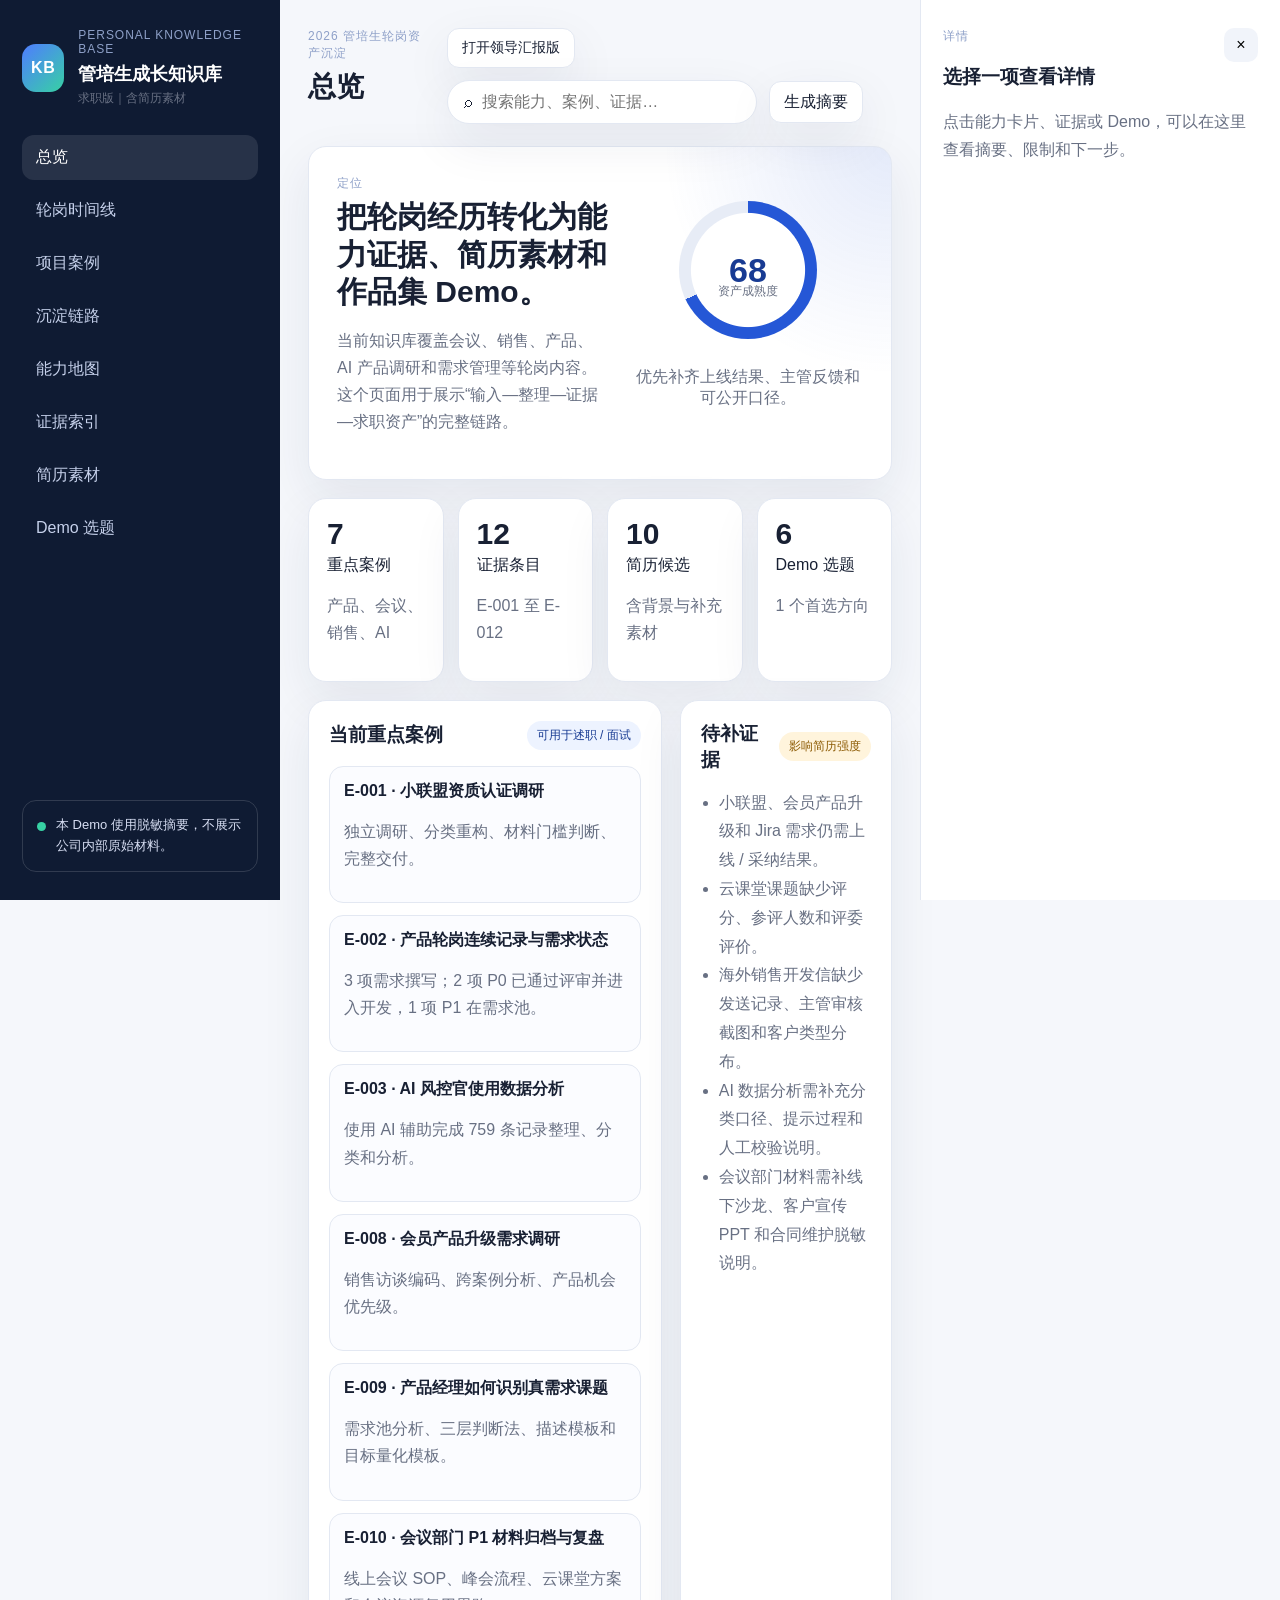
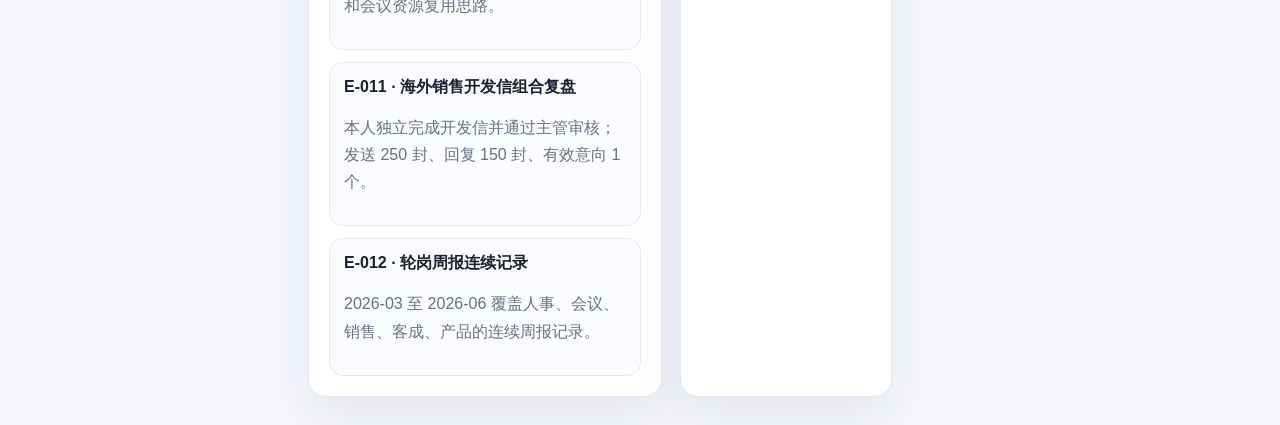
<file: 08-Demo项目/个人知识库HTML/index.html>
<!doctype html>
<html lang="zh-CN">
  <head>
    <meta charset="utf-8" />
    <meta name="viewport" content="width=device-width, initial-scale=1" />
    <title>管培生成长知识库 Demo｜求职版</title>
    <link rel="stylesheet" href="styles.css" />
  </head>
  <body>
    <div class="app-shell">
      <aside class="sidebar">
        <div class="brand">
          <div class="brand-mark">KB</div>
          <div>
            <p class="eyebrow">Personal Knowledge Base</p>
            <h1>管培生成长知识库</h1>
            <p class="version-label">求职版｜含简历素材</p>
          </div>
        </div>

        <nav class="nav" aria-label="主导航">
          <button class="nav-item active" data-view="overview">总览</button>
          <button class="nav-item" data-view="timeline">轮岗时间线</button>
          <button class="nav-item" data-view="projects">项目案例</button>
          <button class="nav-item" data-view="workflow">沉淀链路</button>
          <button class="nav-item" data-view="abilities">能力地图</button>
          <button class="nav-item" data-view="evidence">证据索引</button>
          <button class="nav-item" data-view="resume">简历素材</button>
          <button class="nav-item" data-view="demo">Demo 选题</button>
        </nav>

        <div class="sidebar-note">
          <span class="dot"></span>
          <p>本 Demo 使用脱敏摘要，不展示公司内部原始材料。</p>
        </div>
      </aside>

      <main class="main">
        <header class="topbar">
          <div>
            <p class="eyebrow">2026 管培生轮岗资产沉淀</p>
            <h2 id="viewTitle">总览</h2>
          </div>
          <div class="topbar-actions">
            <a class="secondary-link" href="internal.html">打开领导汇报版</a>
            <div class="search-wrap">
              <span>⌕</span>
              <input id="globalSearch" type="search" placeholder="搜索能力、案例、证据…" />
            </div>
            <button id="exportSummary" class="secondary-btn">生成摘要</button>
          </div>
        </header>

        <section id="overview" class="view active">
          <div class="hero-card">
            <div>
              <p class="eyebrow">定位</p>
              <h3>把轮岗经历转化为能力证据、简历素材和作品集 Demo。</h3>
              <p class="muted">
                当前知识库覆盖会议、销售、产品、AI 产品调研和需求管理等轮岗内容。这个页面用于展示“输入—整理—证据—求职资产”的完整链路。
              </p>
            </div>
            <div class="hero-meter">
              <div class="meter-ring">
                <span id="readinessScore">68</span>
                <small>资产成熟度</small>
              </div>
              <p>优先补齐上线结果、主管反馈和可公开口径。</p>
            </div>
          </div>

          <div class="stats-grid" id="statsGrid"></div>

          <div class="two-col">
            <section class="panel">
              <div class="panel-head">
                <h3>当前重点案例</h3>
                <span class="tag">可用于述职 / 面试</span>
              </div>
              <div id="focusCases" class="case-list"></div>
            </section>

            <section class="panel">
              <div class="panel-head">
                <h3>待补证据</h3>
                <span class="tag warn">影响简历强度</span>
              </div>
              <ul id="gapList" class="gap-list"></ul>
            </section>
          </div>
        </section>

        <section id="timeline" class="view">
          <section class="panel">
            <div class="panel-head">
              <h3>轮岗时间线</h3>
              <span class="tag">2026-03 至 2026-08</span>
            </div>
            <div id="timelineTrack" class="timeline-track"></div>
          </section>

          <section class="panel">
            <div class="panel-head">
              <h3>时间线判断</h3>
              <span class="tag warn">用于述职主线</span>
            </div>
            <div class="strategy-grid">
              <article>
                <h4>3-4 月：业务理解</h4>
                <p>从人力、会议和销售开始理解组织、客户触达和会议业务链路。</p>
              </article>
              <article>
                <h4>5-6 月：能力证据形成</h4>
                <p>销售开发信、产品调研、Jira 需求和 AI 产品分析开始形成可验证素材。</p>
              </article>
              <article>
                <h4>7-8 月：补齐交付闭环</h4>
                <p>重点补研发协作、验收上线、金融产品与增值服务材料。</p>
              </article>
            </div>
          </section>
        </section>

        <section id="projects" class="view">
          <div class="toolbar">
            <select id="projectUseFilter">
              <option value="all">全部使用场景</option>
              <option value="主简历">主简历</option>
              <option value="述职">述职</option>
              <option value="面试复盘">面试复盘</option>
              <option value="Demo素材">Demo 素材</option>
            </select>
            <select id="projectRiskFilter">
              <option value="all">全部证据状态</option>
              <option value="可讲">可讲</option>
              <option value="待补">待补</option>
              <option value="敏感">敏感</option>
            </select>
          </div>
          <div id="projectBoard" class="project-board"></div>
        </section>

        <section id="workflow" class="view">
          <section class="panel">
            <div class="panel-head">
              <h3>知识库沉淀链路</h3>
              <span class="tag">从工作记录到对外资产</span>
            </div>
            <div class="flow" id="workflowFlow"></div>
          </section>

          <section class="panel">
            <div class="panel-head">
              <h3>本阶段策略</h3>
              <span class="tag">定岗前</span>
            </div>
            <div class="strategy-grid">
              <article>
                <h4>先保真</h4>
                <p>事实、时间、个人贡献和证据限制先写清楚，不把方案目标写成业务结果。</p>
              </article>
              <article>
                <h4>再提炼</h4>
                <p>把散落材料转化为案例、能力标签、简历候选和 Demo 题目。</p>
              </article>
              <article>
                <h4>最后展示</h4>
                <p>对外只使用脱敏摘要、合成数据和方法框架，不暴露内部客户与系统信息。</p>
              </article>
            </div>
          </section>
        </section>

        <section id="abilities" class="view">
          <div class="toolbar">
            <select id="abilityLevelFilter">
              <option value="all">全部能力等级</option>
              <option value="能独立完成">能独立完成</option>
              <option value="了解">了解</option>
            </select>
            <select id="strengthFilter">
              <option value="all">全部证据强度</option>
              <option value="强">强</option>
              <option value="中强">中强</option>
              <option value="中">中</option>
              <option value="中弱">中弱</option>
            </select>
          </div>
          <div id="abilityGrid" class="ability-grid"></div>
        </section>

        <section id="evidence" class="view">
          <div class="toolbar">
            <select id="evidenceStatusFilter">
              <option value="all">全部对外状态</option>
              <option value="仅可脱敏摘要">仅可脱敏摘要</option>
              <option value="不得公开">不得公开</option>
              <option value="仅可脱敏改写">仅可脱敏改写</option>
            </select>
            <button class="secondary-btn" id="showWeakEvidence">只看待补强</button>
          </div>
          <div id="evidenceTable" class="table-wrap"></div>
        </section>

        <section id="resume" class="view">
          <div class="toolbar">
            <select id="resumeMaturityFilter">
              <option value="all">全部成熟度</option>
              <option value="可用于简历">可用于简历</option>
              <option value="候选">候选</option>
              <option value="补充">补充</option>
              <option value="不作为主成果">不作为主成果</option>
            </select>
          </div>
          <div id="resumeCards" class="resume-grid"></div>
        </section>

        <section id="demo" class="view">
          <div class="toolbar">
            <select id="demoPriorityFilter">
              <option value="all">全部优先级</option>
              <option value="首选">首选</option>
              <option value="优先候选">优先候选</option>
              <option value="候选">候选</option>
              <option value="低优先级">低优先级</option>
            </select>
          </div>
          <div id="demoCards" class="demo-grid"></div>
        </section>
      </main>

      <aside class="detail-drawer" id="detailDrawer" aria-live="polite">
        <button class="drawer-close" id="drawerClose" aria-label="关闭详情">×</button>
        <p class="eyebrow" id="drawerType">详情</p>
        <h3 id="drawerTitle">选择一项查看详情</h3>
        <div id="drawerBody" class="drawer-body">
          <p class="muted">点击能力卡片、证据或 Demo，可以在这里查看摘要、限制和下一步。</p>
        </div>
      </aside>
    </div>

    <div class="summary-modal" id="summaryModal" aria-hidden="true">
      <div class="modal-card">
        <div class="panel-head">
          <h3>可复制摘要</h3>
          <button class="drawer-close" id="summaryClose" aria-label="关闭摘要">×</button>
        </div>
        <textarea id="summaryText" readonly></textarea>
      </div>
    </div>

    <script src="app.js"></script>
  </body>
</html>
</file>
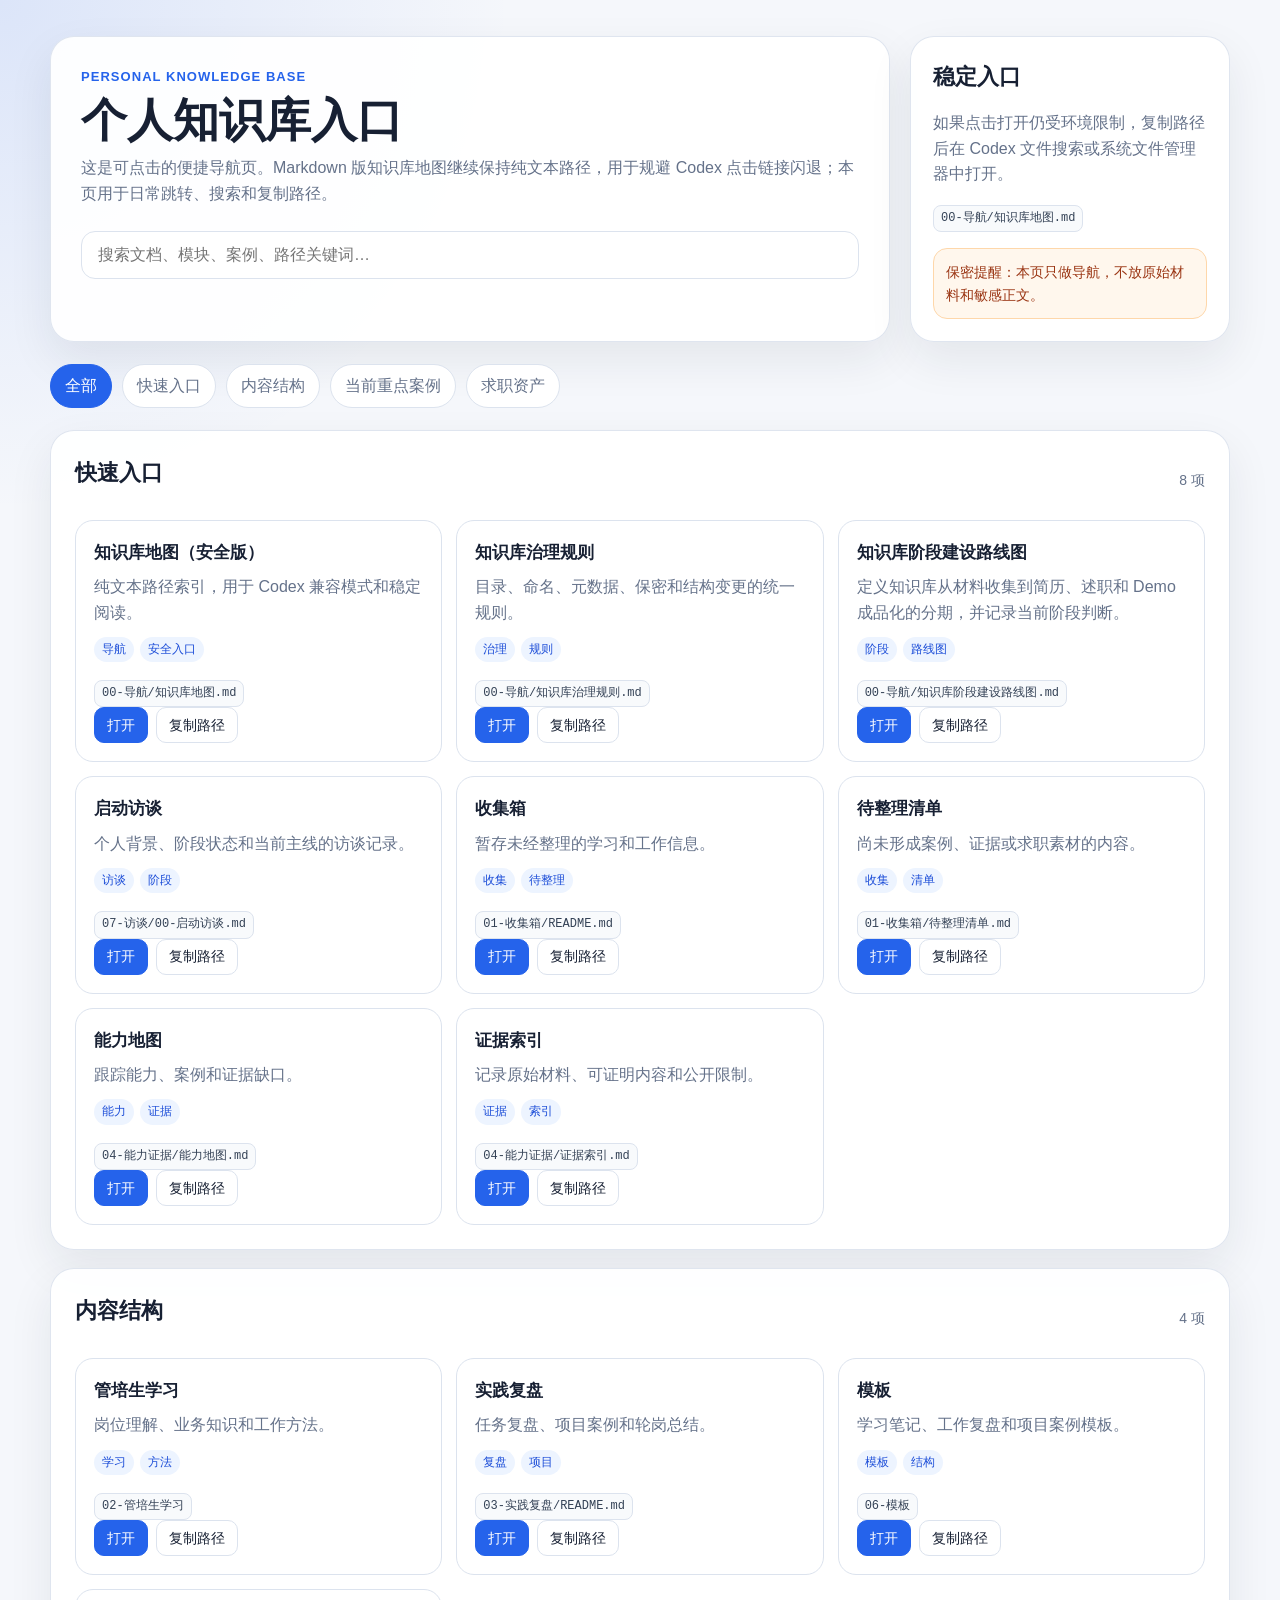
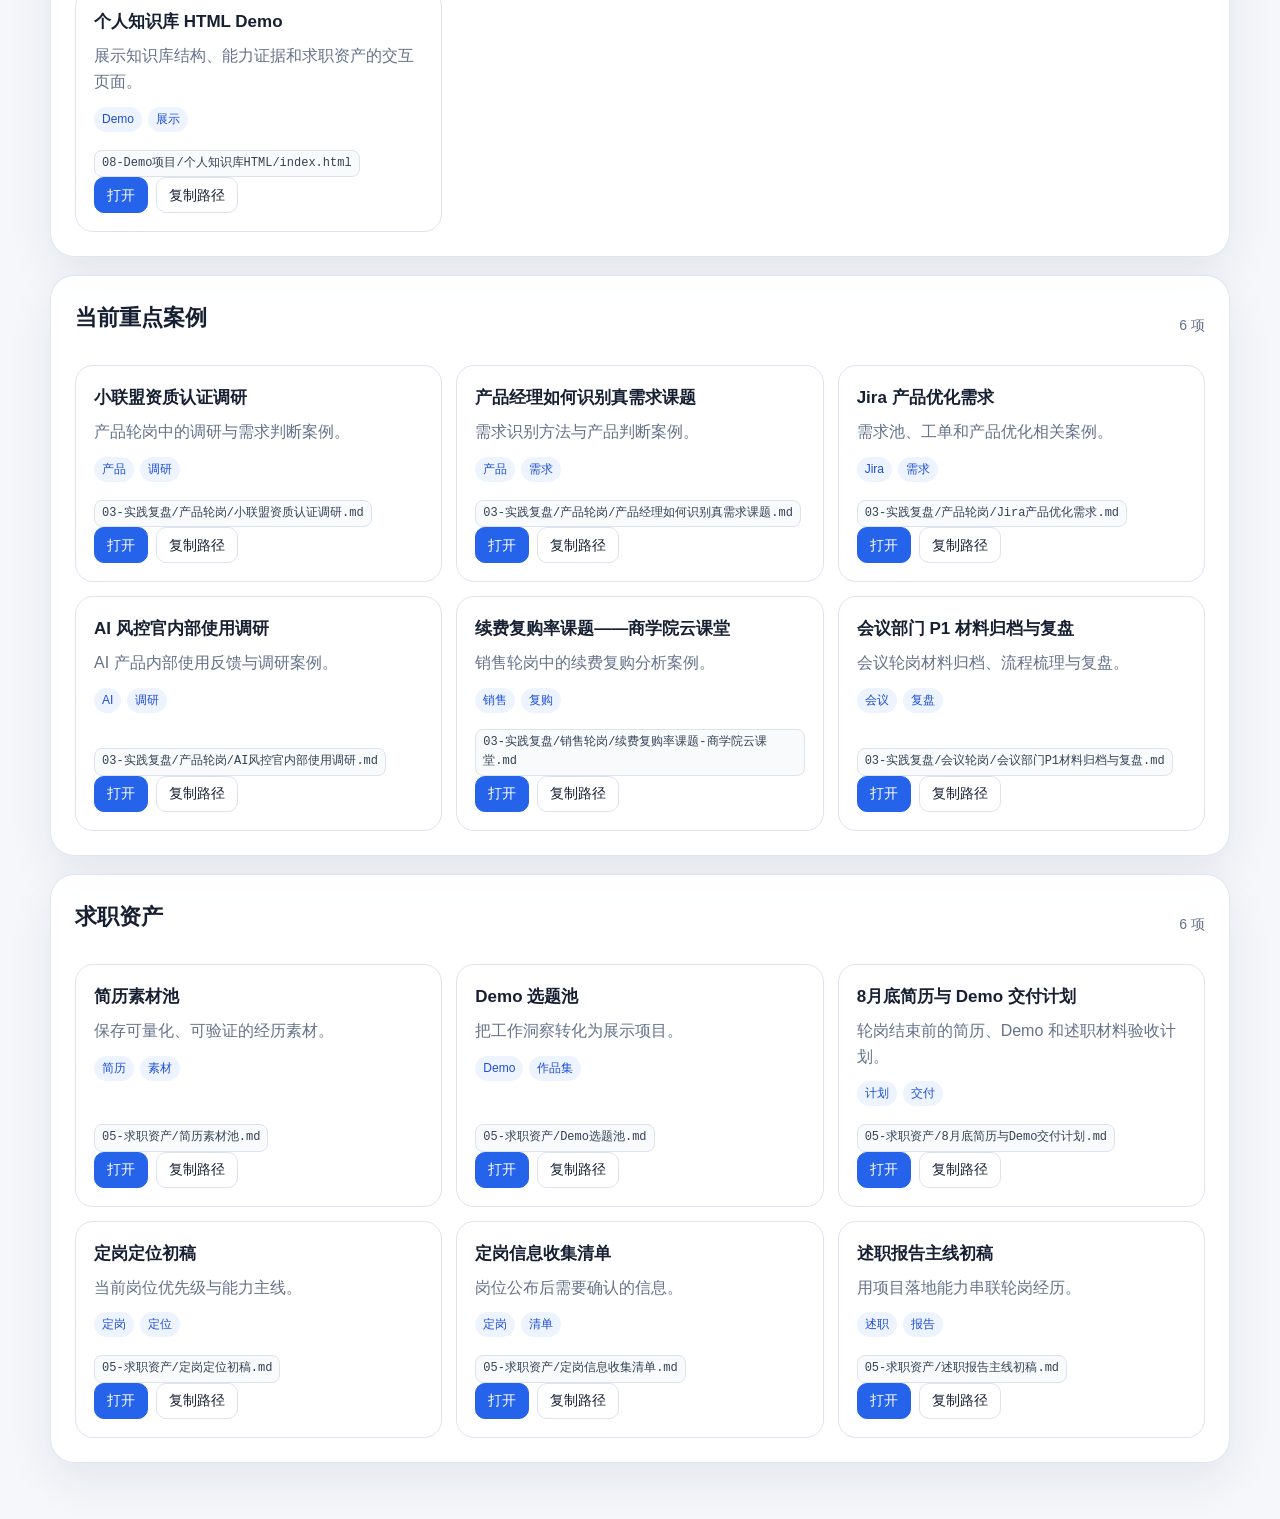
<file: 00-导航/知识库入口.html>
<!doctype html>
<html lang="zh-CN">
  <head>
    <meta charset="utf-8" />
    <meta name="viewport" content="width=device-width, initial-scale=1" />
    <title>个人知识库入口</title>
    <style>
      :root {
        color-scheme: light;
        --bg: #f5f7fb;
        --card: #ffffff;
        --text: #172033;
        --muted: #65728a;
        --line: #dce3ee;
        --primary: #2563eb;
        --primary-dark: #1d4ed8;
        --soft: #edf4ff;
        --warning: #fff7ed;
        --warning-line: #fed7aa;
        --shadow: 0 18px 45px rgba(31, 41, 55, 0.08);
      }

      * {
        box-sizing: border-box;
      }

      body {
        margin: 0;
        background:
          radial-gradient(circle at top left, rgba(37, 99, 235, 0.12), transparent 32rem),
          var(--bg);
        color: var(--text);
        font-family:
          -apple-system, BlinkMacSystemFont, "Segoe UI", "Microsoft YaHei",
          "PingFang SC", sans-serif;
        line-height: 1.6;
      }

      a {
        color: inherit;
      }

      .shell {
        width: min(1180px, calc(100% - 40px));
        margin: 0 auto;
        padding: 36px 0 56px;
      }

      .hero {
        display: grid;
        grid-template-columns: minmax(0, 1fr) 320px;
        gap: 20px;
        align-items: stretch;
        margin-bottom: 22px;
      }

      .hero-main,
      .side-card,
      .section {
        background: rgba(255, 255, 255, 0.92);
        border: 1px solid rgba(220, 227, 238, 0.9);
        border-radius: 24px;
        box-shadow: var(--shadow);
      }

      .hero-main {
        padding: 30px;
      }

      .eyebrow {
        margin: 0 0 8px;
        color: var(--primary);
        font-size: 13px;
        font-weight: 700;
        letter-spacing: 0.08em;
        text-transform: uppercase;
      }

      h1,
      h2,
      h3,
      p {
        margin-top: 0;
      }

      h1 {
        margin-bottom: 10px;
        font-size: clamp(30px, 5vw, 46px);
        line-height: 1.08;
      }

      h2 {
        margin-bottom: 16px;
        font-size: 22px;
      }

      h3 {
        margin-bottom: 8px;
        font-size: 17px;
      }

      .muted {
        color: var(--muted);
      }

      .search-row {
        display: flex;
        gap: 12px;
        margin-top: 24px;
      }

      .search-row input {
        width: 100%;
        min-height: 48px;
        padding: 0 16px;
        border: 1px solid var(--line);
        border-radius: 14px;
        color: var(--text);
        background: #fff;
        font: inherit;
        outline: none;
      }

      .search-row input:focus {
        border-color: var(--primary);
        box-shadow: 0 0 0 4px rgba(37, 99, 235, 0.12);
      }

      .side-card {
        padding: 22px;
      }

      .side-card code,
      .path {
        display: inline-block;
        max-width: 100%;
        padding: 3px 7px;
        overflow-wrap: anywhere;
        border: 1px solid var(--line);
        border-radius: 8px;
        background: #f8fafc;
        color: #334155;
        font-family: ui-monospace, SFMono-Regular, Consolas, "Liberation Mono", monospace;
        font-size: 12px;
      }

      .tip {
        margin-top: 16px;
        padding: 12px;
        border: 1px solid var(--warning-line);
        border-radius: 14px;
        background: var(--warning);
        color: #9a3412;
        font-size: 14px;
      }

      .toolbar {
        display: flex;
        flex-wrap: wrap;
        gap: 10px;
        margin: 18px 0 22px;
      }

      .filter {
        border: 1px solid var(--line);
        border-radius: 999px;
        background: #fff;
        color: var(--muted);
        cursor: pointer;
        font: inherit;
        padding: 8px 14px;
      }

      .filter.active {
        border-color: var(--primary);
        background: var(--primary);
        color: #fff;
      }

      .section {
        padding: 24px;
        margin-top: 18px;
      }

      .section-head {
        display: flex;
        justify-content: space-between;
        gap: 12px;
        align-items: center;
        margin-bottom: 14px;
      }

      .count {
        color: var(--muted);
        font-size: 14px;
      }

      .grid {
        display: grid;
        grid-template-columns: repeat(3, minmax(0, 1fr));
        gap: 14px;
      }

      .card {
        display: flex;
        min-height: 190px;
        flex-direction: column;
        justify-content: space-between;
        gap: 16px;
        padding: 18px;
        border: 1px solid var(--line);
        border-radius: 18px;
        background: var(--card);
      }

      .card p {
        margin-bottom: 0;
      }

      .tags {
        display: flex;
        flex-wrap: wrap;
        gap: 6px;
        margin-top: 12px;
      }

      .tag {
        padding: 3px 8px;
        border-radius: 999px;
        background: var(--soft);
        color: var(--primary-dark);
        font-size: 12px;
      }

      .actions {
        display: flex;
        flex-wrap: wrap;
        gap: 8px;
      }

      .open,
      .copy {
        display: inline-flex;
        align-items: center;
        justify-content: center;
        min-height: 36px;
        padding: 0 12px;
        border-radius: 10px;
        font: inherit;
        font-size: 14px;
        text-decoration: none;
      }

      .open {
        border: 1px solid var(--primary);
        background: var(--primary);
        color: #fff;
      }

      .open:hover {
        background: var(--primary-dark);
      }

      .copy {
        border: 1px solid var(--line);
        background: #fff;
        color: var(--text);
        cursor: pointer;
      }

      .empty {
        display: none;
        padding: 28px;
        text-align: center;
        color: var(--muted);
      }

      .toast {
        position: fixed;
        right: 22px;
        bottom: 22px;
        transform: translateY(18px);
        opacity: 0;
        pointer-events: none;
        transition: 0.2s ease;
        padding: 12px 16px;
        border-radius: 14px;
        background: #111827;
        color: #fff;
        box-shadow: var(--shadow);
      }

      .toast.show {
        transform: translateY(0);
        opacity: 1;
      }

      @media (max-width: 920px) {
        .hero,
        .grid {
          grid-template-columns: 1fr;
        }
      }

      @media (max-width: 640px) {
        .shell {
          width: min(100% - 24px, 1180px);
          padding-top: 18px;
        }

        .hero-main,
        .side-card,
        .section {
          border-radius: 18px;
          padding: 18px;
        }

        .section-head {
          display: block;
        }
      }
    </style>
  </head>
  <body>
    <div class="shell">
      <header class="hero">
        <div class="hero-main">
          <p class="eyebrow">Personal Knowledge Base</p>
          <h1>个人知识库入口</h1>
          <p class="muted">
            这是可点击的便捷导航页。Markdown 版知识库地图继续保持纯文本路径，用于规避
            Codex 点击链接闪退；本页用于日常跳转、搜索和复制路径。
          </p>
          <div class="search-row">
            <input id="search" type="search" placeholder="搜索文档、模块、案例、路径关键词…" autocomplete="off" />
          </div>
        </div>

        <aside class="side-card">
          <h2>稳定入口</h2>
          <p class="muted">如果点击打开仍受环境限制，复制路径后在 Codex 文件搜索或系统文件管理器中打开。</p>
          <p><code>00-导航/知识库地图.md</code></p>
          <div class="tip">保密提醒：本页只做导航，不放原始材料和敏感正文。</div>
        </aside>
      </header>

      <nav class="toolbar" aria-label="筛选导航">
        <button class="filter active" data-group="全部">全部</button>
        <button class="filter" data-group="快速入口">快速入口</button>
        <button class="filter" data-group="内容结构">内容结构</button>
        <button class="filter" data-group="当前重点案例">当前重点案例</button>
        <button class="filter" data-group="求职资产">求职资产</button>
      </nav>

      <main id="content"></main>
      <div id="empty" class="empty">没有匹配结果。可以换一个关键词，例如“能力”“Demo”“产品”“述职”。</div>
    </div>

    <div id="toast" class="toast" role="status" aria-live="polite">已复制路径</div>

    <script>
      const entries = [
        {
          group: "快速入口",
          title: "知识库地图（安全版）",
          path: "00-导航/知识库地图.md",
          href: "知识库地图.md",
          desc: "纯文本路径索引，用于 Codex 兼容模式和稳定阅读。",
          tags: ["导航", "安全入口"],
        },
        {
          group: "快速入口",
          title: "知识库治理规则",
          path: "00-导航/知识库治理规则.md",
          href: "知识库治理规则.md",
          desc: "目录、命名、元数据、保密和结构变更的统一规则。",
          tags: ["治理", "规则"],
        },
        {
          group: "快速入口",
          title: "知识库阶段建设路线图",
          path: "00-导航/知识库阶段建设路线图.md",
          href: "知识库阶段建设路线图.md",
          desc: "定义知识库从材料收集到简历、述职和 Demo 成品化的分期，并记录当前阶段判断。",
          tags: ["阶段", "路线图"],
        },
        {
          group: "快速入口",
          title: "启动访谈",
          path: "07-访谈/00-启动访谈.md",
          href: "../07-访谈/00-启动访谈.md",
          desc: "个人背景、阶段状态和当前主线的访谈记录。",
          tags: ["访谈", "阶段"],
        },
        {
          group: "快速入口",
          title: "收集箱",
          path: "01-收集箱/README.md",
          href: "../01-收集箱/README.md",
          desc: "暂存未经整理的学习和工作信息。",
          tags: ["收集", "待整理"],
        },
        {
          group: "快速入口",
          title: "待整理清单",
          path: "01-收集箱/待整理清单.md",
          href: "../01-收集箱/待整理清单.md",
          desc: "尚未形成案例、证据或求职素材的内容。",
          tags: ["收集", "清单"],
        },
        {
          group: "快速入口",
          title: "能力地图",
          path: "04-能力证据/能力地图.md",
          href: "../04-能力证据/能力地图.md",
          desc: "跟踪能力、案例和证据缺口。",
          tags: ["能力", "证据"],
        },
        {
          group: "快速入口",
          title: "证据索引",
          path: "04-能力证据/证据索引.md",
          href: "../04-能力证据/证据索引.md",
          desc: "记录原始材料、可证明内容和公开限制。",
          tags: ["证据", "索引"],
        },
        {
          group: "求职资产",
          title: "简历素材池",
          path: "05-求职资产/简历素材池.md",
          href: "../05-求职资产/简历素材池.md",
          desc: "保存可量化、可验证的经历素材。",
          tags: ["简历", "素材"],
        },
        {
          group: "求职资产",
          title: "Demo 选题池",
          path: "05-求职资产/Demo选题池.md",
          href: "../05-求职资产/Demo选题池.md",
          desc: "把工作洞察转化为展示项目。",
          tags: ["Demo", "作品集"],
        },
        {
          group: "求职资产",
          title: "8月底简历与 Demo 交付计划",
          path: "05-求职资产/8月底简历与Demo交付计划.md",
          href: "../05-求职资产/8月底简历与Demo交付计划.md",
          desc: "轮岗结束前的简历、Demo 和述职材料验收计划。",
          tags: ["计划", "交付"],
        },
        {
          group: "求职资产",
          title: "定岗定位初稿",
          path: "05-求职资产/定岗定位初稿.md",
          href: "../05-求职资产/定岗定位初稿.md",
          desc: "当前岗位优先级与能力主线。",
          tags: ["定岗", "定位"],
        },
        {
          group: "求职资产",
          title: "定岗信息收集清单",
          path: "05-求职资产/定岗信息收集清单.md",
          href: "../05-求职资产/定岗信息收集清单.md",
          desc: "岗位公布后需要确认的信息。",
          tags: ["定岗", "清单"],
        },
        {
          group: "求职资产",
          title: "述职报告主线初稿",
          path: "05-求职资产/述职报告主线初稿.md",
          href: "../05-求职资产/述职报告主线初稿.md",
          desc: "用项目落地能力串联轮岗经历。",
          tags: ["述职", "报告"],
        },
        {
          group: "内容结构",
          title: "管培生学习",
          path: "02-管培生学习",
          href: "../02-管培生学习/",
          desc: "岗位理解、业务知识和工作方法。",
          tags: ["学习", "方法"],
        },
        {
          group: "内容结构",
          title: "实践复盘",
          path: "03-实践复盘/README.md",
          href: "../03-实践复盘/README.md",
          desc: "任务复盘、项目案例和轮岗总结。",
          tags: ["复盘", "项目"],
        },
        {
          group: "内容结构",
          title: "模板",
          path: "06-模板",
          href: "../06-模板/",
          desc: "学习笔记、工作复盘和项目案例模板。",
          tags: ["模板", "结构"],
        },
        {
          group: "内容结构",
          title: "个人知识库 HTML Demo",
          path: "08-Demo项目/个人知识库HTML/index.html",
          href: "../08-Demo项目/个人知识库HTML/index.html",
          desc: "展示知识库结构、能力证据和求职资产的交互页面。",
          tags: ["Demo", "展示"],
        },
        {
          group: "当前重点案例",
          title: "小联盟资质认证调研",
          path: "03-实践复盘/产品轮岗/小联盟资质认证调研.md",
          href: "../03-实践复盘/产品轮岗/小联盟资质认证调研.md",
          desc: "产品轮岗中的调研与需求判断案例。",
          tags: ["产品", "调研"],
        },
        {
          group: "当前重点案例",
          title: "产品经理如何识别真需求课题",
          path: "03-实践复盘/产品轮岗/产品经理如何识别真需求课题.md",
          href: "../03-实践复盘/产品轮岗/产品经理如何识别真需求课题.md",
          desc: "需求识别方法与产品判断案例。",
          tags: ["产品", "需求"],
        },
        {
          group: "当前重点案例",
          title: "Jira 产品优化需求",
          path: "03-实践复盘/产品轮岗/Jira产品优化需求.md",
          href: "../03-实践复盘/产品轮岗/Jira产品优化需求.md",
          desc: "需求池、工单和产品优化相关案例。",
          tags: ["Jira", "需求"],
        },
        {
          group: "当前重点案例",
          title: "AI 风控官内部使用调研",
          path: "03-实践复盘/产品轮岗/AI风控官内部使用调研.md",
          href: "../03-实践复盘/产品轮岗/AI风控官内部使用调研.md",
          desc: "AI 产品内部使用反馈与调研案例。",
          tags: ["AI", "调研"],
        },
        {
          group: "当前重点案例",
          title: "续费复购率课题——商学院云课堂",
          path: "03-实践复盘/销售轮岗/续费复购率课题-商学院云课堂.md",
          href: "../03-实践复盘/销售轮岗/续费复购率课题-商学院云课堂.md",
          desc: "销售轮岗中的续费复购分析案例。",
          tags: ["销售", "复购"],
        },
        {
          group: "当前重点案例",
          title: "会议部门 P1 材料归档与复盘",
          path: "03-实践复盘/会议轮岗/会议部门P1材料归档与复盘.md",
          href: "../03-实践复盘/会议轮岗/会议部门P1材料归档与复盘.md",
          desc: "会议轮岗材料归档、流程梳理与复盘。",
          tags: ["会议", "复盘"],
        },
      ];

      const groups = ["快速入口", "内容结构", "当前重点案例", "求职资产"];
      const content = document.querySelector("#content");
      const search = document.querySelector("#search");
      const empty = document.querySelector("#empty");
      const toast = document.querySelector("#toast");
      let activeGroup = "全部";

      function encodedHref(href) {
        return href
          .split("/")
          .map((part) => encodeURIComponent(part))
          .join("/");
      }

      function matchEntry(entry, keyword) {
        if (activeGroup !== "全部" && entry.group !== activeGroup) return false;
        if (!keyword) return true;
        const haystack = [
          entry.group,
          entry.title,
          entry.path,
          entry.desc,
          ...(entry.tags || []),
        ]
          .join(" ")
          .toLowerCase();
        return haystack.includes(keyword.toLowerCase());
      }

      function render() {
        const keyword = search.value.trim();
        const visible = entries.filter((entry) => matchEntry(entry, keyword));
        content.innerHTML = "";

        const renderGroups =
          activeGroup === "全部" ? groups : groups.filter((group) => group === activeGroup);

        for (const group of renderGroups) {
          const items = visible.filter((entry) => entry.group === group);
          if (!items.length) continue;

          const section = document.createElement("section");
          section.className = "section";
          section.innerHTML = `
            <div class="section-head">
              <h2>${group}</h2>
              <span class="count">${items.length} 项</span>
            </div>
            <div class="grid"></div>
          `;

          const grid = section.querySelector(".grid");
          for (const item of items) {
            const card = document.createElement("article");
            card.className = "card";
            card.innerHTML = `
              <div>
                <h3>${item.title}</h3>
                <p class="muted">${item.desc}</p>
                <div class="tags">${item.tags.map((tag) => `<span class="tag">${tag}</span>`).join("")}</div>
              </div>
              <div>
                <p class="path">${item.path}</p>
                <div class="actions">
                  <a class="open" href="${encodedHref(item.href)}" target="_blank" rel="noreferrer">打开</a>
                  <button class="copy" type="button" data-path="${item.path}">复制路径</button>
                </div>
              </div>
            `;
            grid.appendChild(card);
          }

          content.appendChild(section);
        }

        empty.style.display = visible.length ? "none" : "block";
      }

      async function copyPath(path) {
        try {
          await navigator.clipboard.writeText(path);
        } catch (error) {
          const helper = document.createElement("textarea");
          helper.value = path;
          helper.style.position = "fixed";
          helper.style.opacity = "0";
          document.body.appendChild(helper);
          helper.select();
          document.execCommand("copy");
          helper.remove();
        }

        toast.textContent = `已复制：${path}`;
        toast.classList.add("show");
        window.clearTimeout(window.__toastTimer);
        window.__toastTimer = window.setTimeout(() => toast.classList.remove("show"), 1800);
      }

      document.addEventListener("click", (event) => {
        const filter = event.target.closest(".filter");
        if (filter) {
          activeGroup = filter.dataset.group;
          document.querySelectorAll(".filter").forEach((button) => button.classList.remove("active"));
          filter.classList.add("active");
          render();
          return;
        }

        const copy = event.target.closest(".copy");
        if (copy) {
          copyPath(copy.dataset.path);
        }
      });

      search.addEventListener("input", render);
      render();
    </script>
  </body>
</html>
</file>
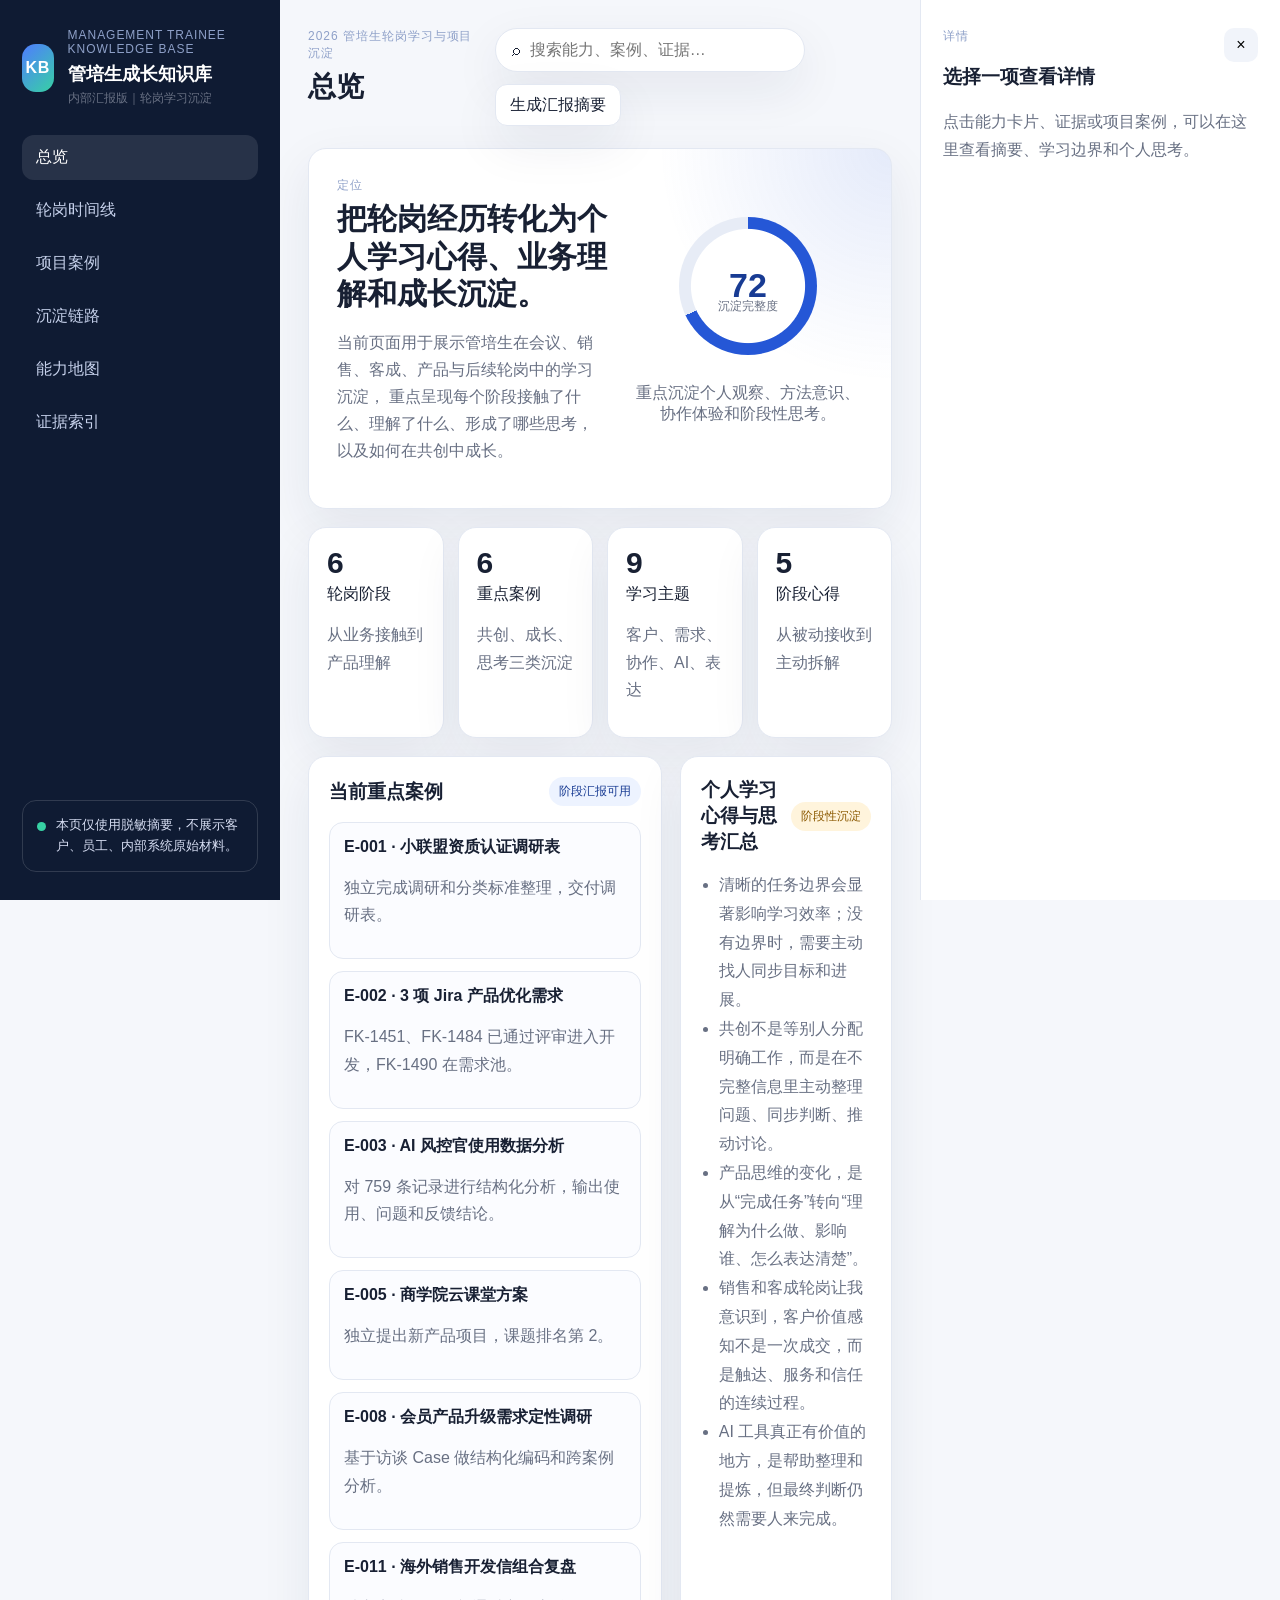
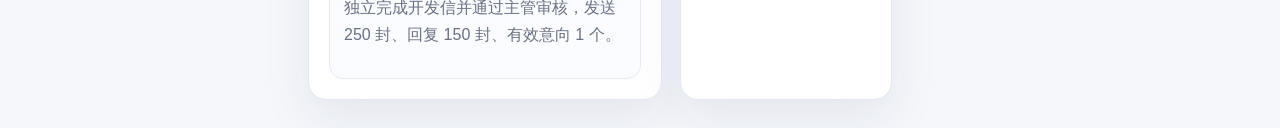
<file: 08-Demo项目/个人知识库HTML/internal.html>
<!doctype html>
<html lang="zh-CN">
  <head>
    <meta charset="utf-8" />
    <meta name="viewport" content="width=device-width, initial-scale=1" />
    <title>管培生成长知识库 Demo｜内部汇报版</title>
    <link rel="stylesheet" href="styles.css" />
  </head>
  <body>
    <div class="app-shell">
      <aside class="sidebar">
        <div class="brand">
          <div class="brand-mark">KB</div>
          <div>
            <p class="eyebrow">Management Trainee Knowledge Base</p>
            <h1>管培生成长知识库</h1>
            <p class="version-label">内部汇报版｜轮岗学习沉淀</p>
          </div>
        </div>

        <nav class="nav" aria-label="主导航">
          <button class="nav-item active" data-view="overview">总览</button>
          <button class="nav-item" data-view="timeline">轮岗时间线</button>
          <button class="nav-item" data-view="projects">项目案例</button>
          <button class="nav-item" data-view="workflow">沉淀链路</button>
          <button class="nav-item" data-view="abilities">能力地图</button>
          <button class="nav-item" data-view="evidence">证据索引</button>
        </nav>

        <div class="sidebar-note">
          <span class="dot"></span>
          <p>本页仅使用脱敏摘要，不展示客户、员工、内部系统原始材料。</p>
        </div>
      </aside>

      <main class="main">
        <header class="topbar">
          <div>
            <p class="eyebrow">2026 管培生轮岗学习与项目沉淀</p>
            <h2 id="viewTitle">总览</h2>
          </div>
          <div class="topbar-actions">
            <div class="search-wrap">
              <span>⌕</span>
              <input id="globalSearch" type="search" placeholder="搜索能力、案例、证据…" />
            </div>
            <button id="exportSummary" class="secondary-btn">生成汇报摘要</button>
          </div>
        </header>

        <section id="overview" class="view active">
          <div class="hero-card">
            <div>
              <p class="eyebrow">定位</p>
              <h3>把轮岗经历转化为个人学习心得、业务理解和成长沉淀。</h3>
              <p class="muted">
                当前页面用于展示管培生在会议、销售、客成、产品与后续轮岗中的学习沉淀，
                重点呈现每个阶段接触了什么、理解了什么、形成了哪些思考，以及如何在共创中成长。
              </p>
            </div>
            <div class="hero-meter">
              <div class="meter-ring">
                <span id="readinessScore">72</span>
                <small>沉淀完整度</small>
              </div>
              <p>重点沉淀个人观察、方法意识、协作体验和阶段性思考。</p>
            </div>
          </div>

          <div class="stats-grid" id="statsGrid"></div>

          <div class="two-col">
            <section class="panel">
              <div class="panel-head">
                <h3>当前重点案例</h3>
                <span class="tag">阶段汇报可用</span>
              </div>
              <div id="focusCases" class="case-list"></div>
            </section>

            <section class="panel">
              <div class="panel-head">
                <h3>个人学习心得与思考汇总</h3>
                <span class="tag warn">阶段性沉淀</span>
              </div>
              <ul id="gapList" class="gap-list"></ul>
            </section>
          </div>
        </section>

        <section id="timeline" class="view">
          <section class="panel">
            <div class="panel-head">
              <h3>轮岗时间线</h3>
              <span class="tag">2026-03 至 2026-08</span>
            </div>
            <div id="timelineTrack" class="timeline-track"></div>
          </section>

          <section class="panel">
            <div class="panel-head">
              <h3>阶段判断</h3>
              <span class="tag warn">用于后续轮岗复盘</span>
            </div>
            <div class="strategy-grid">
              <article>
                <h4>3 月：进入组织与会议业务</h4>
                <p>从人力行政和会议部门开始，理解公司如何识别人才、组织会议、触达客户。</p>
              </article>
              <article>
                <h4>4-5 月：靠近客户与服务现场</h4>
                <p>通过销售和客户成功轮岗，理解客户触达、客户维护和服务价值感知。</p>
              </article>
              <article>
                <h4>6 月：形成产品与需求视角</h4>
                <p>通过调研、Jira 需求和 AI 产品分析，开始从任务执行转向问题判断。</p>
              </article>
            </div>
          </section>
        </section>

        <section id="projects" class="view">
          <div class="toolbar">
            <select id="projectRiskFilter">
              <option value="all">全部成长主题</option>
              <option value="共创">共创</option>
              <option value="成长">成长</option>
              <option value="思考">思考</option>
            </select>
          </div>
          <div id="projectBoard" class="project-board"></div>
        </section>

        <section id="workflow" class="view">
          <section class="panel">
            <div class="panel-head">
              <h3>个人成长链路</h3>
              <span class="tag">按轮岗时间顺序沉淀</span>
            </div>
            <div class="flow" id="workflowFlow"></div>
          </section>

          <section class="panel">
            <div class="panel-head">
                <h3>学习沉淀原则</h3>
                <span class="tag">持续复盘</span>
            </div>
            <div class="strategy-grid">
              <article>
                <h4>先保真</h4>
                <p>事实、时间、个人贡献和证据限制先写清楚，不把学习记录包装成业务结果。</p>
              </article>
              <article>
                <h4>再提炼</h4>
                <p>把散落材料转化为案例、能力标签、阶段心得和个人思考。</p>
              </article>
              <article>
                <h4>最后复盘</h4>
                <p>复盘自己在共创中的角色、理解变化和下一阶段想继续学习的问题。</p>
              </article>
            </div>
          </section>
        </section>

        <section id="abilities" class="view">
          <div class="toolbar">
            <select id="abilityLevelFilter">
              <option value="all">全部能力等级</option>
              <option value="能独立完成">能独立完成</option>
              <option value="了解">了解</option>
            </select>
            <select id="strengthFilter">
              <option value="all">全部证据强度</option>
              <option value="强">强</option>
              <option value="中强">中强</option>
              <option value="中">中</option>
              <option value="中弱">中弱</option>
            </select>
          </div>
          <div id="abilityGrid" class="ability-grid"></div>
        </section>

        <section id="evidence" class="view">
          <div class="toolbar">
            <select id="evidenceStatusFilter">
              <option value="all">全部状态</option>
              <option value="仅可脱敏摘要">仅可脱敏摘要</option>
              <option value="不得公开">不得公开</option>
              <option value="仅可脱敏改写">仅可脱敏改写</option>
            </select>
            <button class="secondary-btn" id="showWeakEvidence">只看学习延伸</button>
          </div>
          <div id="evidenceTable" class="table-wrap"></div>
        </section>
      </main>

      <aside class="detail-drawer" id="detailDrawer" aria-live="polite">
        <button class="drawer-close" id="drawerClose" aria-label="关闭详情">×</button>
        <p class="eyebrow" id="drawerType">详情</p>
        <h3 id="drawerTitle">选择一项查看详情</h3>
        <div id="drawerBody" class="drawer-body">
          <p class="muted">点击能力卡片、证据或项目案例，可以在这里查看摘要、学习边界和个人思考。</p>
        </div>
      </aside>
    </div>

    <div class="summary-modal" id="summaryModal" aria-hidden="true">
      <div class="modal-card">
        <div class="panel-head">
          <h3>可复制汇报摘要</h3>
          <button class="drawer-close" id="summaryClose" aria-label="关闭摘要">×</button>
        </div>
        <textarea id="summaryText" readonly></textarea>
      </div>
    </div>

    <script src="internal-app.js"></script>
  </body>
</html>
</file>
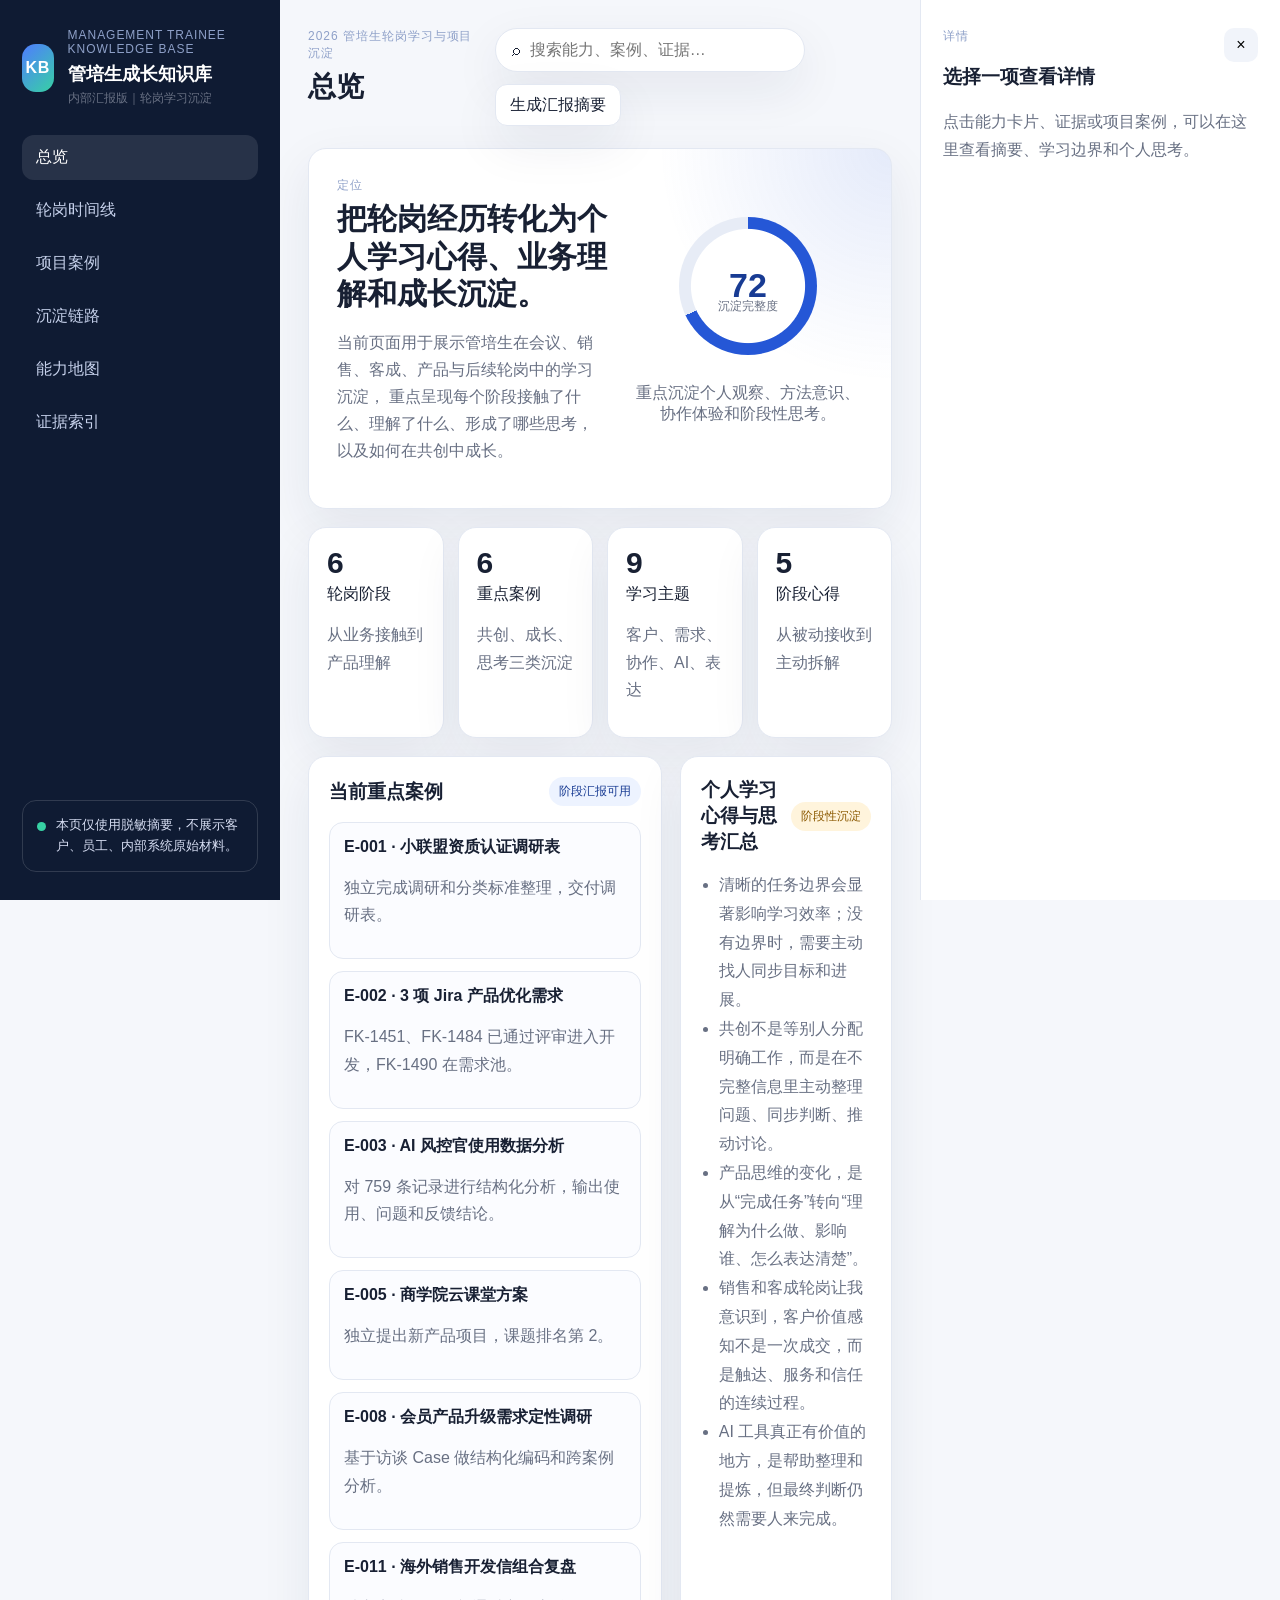
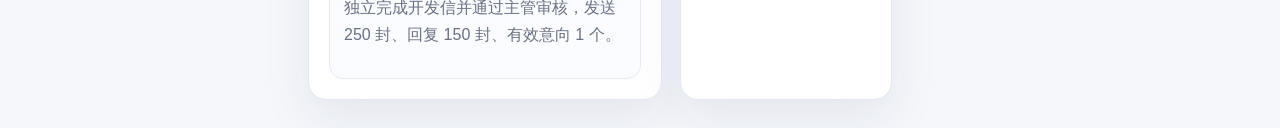
<file: 08-Demo项目/个人知识库HTML/提交包/管培生成长知识库-内部汇报版.html>
<!doctype html>
<html lang="zh-CN">
  <head>
    <meta charset="utf-8" />
    <meta name="viewport" content="width=device-width, initial-scale=1" />
    <title>管培生成长知识库 Demo｜内部汇报版</title>
    <style>
:root {
  --bg: #f5f7fb;
  --panel: #ffffff;
  --text: #182033;
  --muted: #687083;
  --line: #e3e8f2;
  --primary: #2557d6;
  --primary-dark: #183b93;
  --success: #1f9d72;
  --warning: #d88a00;
  --danger: #d64b4b;
  --shadow: 0 18px 50px rgba(31, 44, 71, 0.08);
  --radius: 18px;
}

* {
  box-sizing: border-box;
}

body {
  margin: 0;
  font-family: Inter, "Microsoft YaHei", "PingFang SC", Arial, sans-serif;
  background: var(--bg);
  color: var(--text);
}

button,
input,
select,
textarea {
  font: inherit;
}

.app-shell {
  min-height: 100vh;
  display: grid;
  grid-template-columns: 280px minmax(0, 1fr) 360px;
}

.sidebar {
  background: #0f1b33;
  color: #fff;
  padding: 28px 22px;
  display: flex;
  flex-direction: column;
  gap: 28px;
  position: sticky;
  top: 0;
  height: 100vh;
}

.brand {
  display: flex;
  gap: 14px;
  align-items: center;
}

.brand-mark {
  width: 48px;
  height: 48px;
  border-radius: 14px;
  display: grid;
  place-items: center;
  background: linear-gradient(135deg, #4f7cff, #37d1a4);
  font-weight: 800;
  letter-spacing: 0.04em;
}

.brand h1,
.topbar h2,
.panel h3,
.hero-card h3 {
  margin: 0;
}

.brand h1 {
  font-size: 18px;
}

.version-label {
  margin: 4px 0 0;
  color: var(--muted);
  font-size: 12px;
}

.eyebrow {
  margin: 0 0 6px;
  font-size: 12px;
  letter-spacing: 0.08em;
  text-transform: uppercase;
  color: #8ea0c8;
}

.nav {
  display: grid;
  gap: 8px;
}

.nav-item {
  border: 0;
  border-radius: 12px;
  padding: 12px 14px;
  text-align: left;
  background: transparent;
  color: #c6d1eb;
  cursor: pointer;
}

.nav-item:hover,
.nav-item.active {
  background: rgba(255, 255, 255, 0.1);
  color: #fff;
}

.sidebar-note {
  margin-top: auto;
  padding: 14px;
  border: 1px solid rgba(255, 255, 255, 0.14);
  border-radius: 14px;
  color: #d7def3;
  font-size: 13px;
  line-height: 1.6;
  display: flex;
  gap: 10px;
}

.sidebar-note p {
  margin: 0;
}

.dot {
  width: 9px;
  height: 9px;
  margin-top: 7px;
  border-radius: 50%;
  background: #37d1a4;
  flex: 0 0 auto;
}

.main {
  padding: 28px;
  min-width: 0;
}

.topbar {
  display: flex;
  justify-content: space-between;
  align-items: flex-start;
  gap: 18px;
  margin-bottom: 22px;
}

.topbar h2 {
  font-size: 28px;
}

.topbar-actions,
.toolbar {
  display: flex;
  gap: 12px;
  align-items: center;
  flex-wrap: wrap;
}

.search-wrap {
  min-width: 310px;
  height: 44px;
  background: var(--panel);
  border: 1px solid var(--line);
  border-radius: 999px;
  display: flex;
  align-items: center;
  gap: 8px;
  padding: 0 16px;
  box-shadow: var(--shadow);
}

.search-wrap input {
  border: 0;
  outline: 0;
  width: 100%;
  background: transparent;
}

select,
.secondary-btn {
  height: 42px;
  border: 1px solid var(--line);
  background: #fff;
  border-radius: 12px;
  padding: 0 14px;
  color: var(--text);
}

.secondary-btn {
  cursor: pointer;
  box-shadow: var(--shadow);
}

.secondary-btn:hover {
  border-color: #bdc8dd;
}

.secondary-link {
  display: inline-flex;
  align-items: center;
  min-height: 40px;
  padding: 0 14px;
  border: 1px solid var(--line);
  border-radius: 12px;
  background: #fff;
  color: var(--text);
  text-decoration: none;
  font-size: 14px;
  box-shadow: var(--shadow);
}

.secondary-link:hover {
  border-color: #bdc8dd;
  color: var(--primary);
}

.view {
  display: none;
}

.view.active {
  display: block;
}

.hero-card,
.panel,
.stat-card,
.ability-card,
.resume-card,
.demo-card {
  background: var(--panel);
  border: 1px solid var(--line);
  border-radius: var(--radius);
  box-shadow: var(--shadow);
}

.hero-card {
  padding: 28px;
  display: grid;
  grid-template-columns: 1fr 230px;
  gap: 26px;
  align-items: center;
  background:
    radial-gradient(circle at top right, rgba(37, 87, 214, 0.12), transparent 34%),
    #fff;
}

.hero-card h3 {
  font-size: 30px;
  line-height: 1.25;
  max-width: 760px;
}

.muted {
  color: var(--muted);
  line-height: 1.7;
}

.hero-meter {
  display: grid;
  justify-items: center;
  gap: 12px;
  text-align: center;
  color: var(--muted);
}

.meter-ring {
  width: 138px;
  height: 138px;
  border-radius: 50%;
  background:
    radial-gradient(circle, #fff 58%, transparent 59%),
    conic-gradient(var(--primary) 0 68%, #e7ecf6 68% 100%);
  display: grid;
  place-items: center;
}

.meter-ring span {
  font-size: 34px;
  font-weight: 800;
  color: var(--primary-dark);
}

.meter-ring small {
  display: block;
  margin-top: 42px;
  position: absolute;
  font-size: 12px;
  color: var(--muted);
}

.stats-grid {
  display: grid;
  grid-template-columns: repeat(4, minmax(0, 1fr));
  gap: 14px;
  margin: 18px 0;
}

.stat-card {
  padding: 18px;
}

.stat-card strong {
  display: block;
  font-size: 30px;
  margin-bottom: 4px;
}

.two-col {
  display: grid;
  grid-template-columns: 1.25fr 0.75fr;
  gap: 18px;
}

.panel {
  padding: 20px;
}

.panel-head {
  display: flex;
  justify-content: space-between;
  align-items: center;
  gap: 12px;
  margin-bottom: 16px;
}

.tag {
  display: inline-flex;
  align-items: center;
  border-radius: 999px;
  padding: 6px 10px;
  background: #edf3ff;
  color: var(--primary-dark);
  font-size: 12px;
  white-space: nowrap;
}

.tag.warn {
  background: #fff4dc;
  color: #8b5900;
}

.tag.danger {
  background: #ffe8e8;
  color: #a12929;
}

.case-list,
.project-board,
.ability-grid,
.resume-grid,
.demo-grid {
  display: grid;
  gap: 12px;
}

.case-item,
.project-card,
.flow-step,
.table-row {
  border: 1px solid var(--line);
  border-radius: 14px;
  padding: 14px;
  background: #fbfcff;
  cursor: pointer;
}

.case-item:hover,
.project-card:hover,
.ability-card:hover,
.resume-card:hover,
.demo-card:hover,
.table-row:hover {
  border-color: #b8c6e5;
  transform: translateY(-1px);
}

.case-item h4,
.project-card h4,
.ability-card h4,
.resume-card h4,
.demo-card h4 {
  margin: 0 0 8px;
}

.project-board {
  grid-template-columns: repeat(2, minmax(0, 1fr));
}

.project-card {
  background: #fff;
  padding: 18px;
  cursor: pointer;
}

.project-card .case-path {
  margin-top: 12px;
  display: grid;
  grid-template-columns: repeat(3, 1fr);
  gap: 8px;
}

.case-path span {
  border-radius: 12px;
  padding: 9px;
  background: #f6f8fd;
  color: var(--muted);
  font-size: 12px;
  line-height: 1.45;
}

.gap-list {
  margin: 0;
  padding-left: 18px;
  color: var(--muted);
  line-height: 1.8;
}

.flow {
  display: grid;
  grid-template-columns: repeat(5, minmax(0, 1fr));
  gap: 12px;
}

.timeline-track {
  position: relative;
  display: grid;
  gap: 14px;
}

.timeline-item {
  display: grid;
  grid-template-columns: 120px minmax(0, 1fr);
  gap: 16px;
  align-items: stretch;
}

.timeline-date {
  position: relative;
  padding-top: 8px;
  color: var(--primary-dark);
  font-weight: 800;
}

.timeline-date::after {
  content: "";
  position: absolute;
  top: 34px;
  right: -8px;
  width: 12px;
  height: 12px;
  border-radius: 50%;
  background: var(--primary);
  box-shadow: 0 0 0 5px #e8efff;
}

.timeline-card {
  border: 1px solid var(--line);
  border-radius: 16px;
  background: #fbfcff;
  padding: 16px;
  cursor: pointer;
}

.timeline-card:hover {
  border-color: #b8c6e5;
  transform: translateY(-1px);
}

.timeline-card h4 {
  margin: 0 0 8px;
}

.timeline-card ul {
  margin: 10px 0 0;
  padding-left: 18px;
  color: var(--muted);
  line-height: 1.7;
}

.flow-step {
  cursor: default;
  min-height: 150px;
}

.flow-step span {
  display: inline-grid;
  place-items: center;
  width: 30px;
  height: 30px;
  background: var(--primary);
  color: #fff;
  border-radius: 50%;
  font-weight: 800;
}

.strategy-grid {
  display: grid;
  grid-template-columns: repeat(3, minmax(0, 1fr));
  gap: 14px;
}

.strategy-grid article {
  padding: 16px;
  border-radius: 14px;
  background: #f6f8fd;
}

.strategy-grid h4,
.strategy-grid p {
  margin: 0;
}

.strategy-grid p {
  margin-top: 8px;
  color: var(--muted);
  line-height: 1.7;
}

.toolbar {
  margin-bottom: 16px;
}

.ability-grid {
  grid-template-columns: repeat(2, minmax(0, 1fr));
}

.ability-card,
.resume-card,
.demo-card {
  padding: 18px;
  cursor: pointer;
  transition: 0.18s ease;
}

.card-meta {
  display: flex;
  flex-wrap: wrap;
  gap: 8px;
  margin: 12px 0;
}

.pill {
  display: inline-flex;
  border-radius: 999px;
  padding: 5px 9px;
  background: #f0f3fa;
  color: #526078;
  font-size: 12px;
}

.pill.strong {
  background: #e5f7ef;
  color: #126848;
}

.pill.medium {
  background: #edf3ff;
  color: var(--primary-dark);
}

.pill.weak {
  background: #fff4dc;
  color: #8b5900;
}

.table-wrap {
  display: grid;
  gap: 10px;
}

.table-row {
  display: grid;
  grid-template-columns: 82px 1.1fr 1.6fr 1fr;
  gap: 14px;
  align-items: start;
}

.table-row p {
  margin: 0;
  color: var(--muted);
  line-height: 1.55;
}

.resume-grid {
  grid-template-columns: repeat(2, minmax(0, 1fr));
}

.demo-grid {
  grid-template-columns: repeat(2, minmax(0, 1fr));
}

.detail-drawer {
  background: #fff;
  border-left: 1px solid var(--line);
  padding: 28px 22px;
  position: sticky;
  top: 0;
  height: 100vh;
  overflow: auto;
}

.drawer-close {
  border: 0;
  background: #f1f4fa;
  width: 34px;
  height: 34px;
  border-radius: 10px;
  cursor: pointer;
  float: right;
}

.drawer-body {
  margin-top: 18px;
}

.drawer-body dl {
  display: grid;
  gap: 12px;
}

.drawer-body dt {
  font-size: 12px;
  color: var(--muted);
}

.drawer-body dd {
  margin: 4px 0 0;
  line-height: 1.65;
}

.summary-modal {
  display: none;
  position: fixed;
  inset: 0;
  background: rgba(10, 17, 32, 0.38);
  z-index: 20;
  align-items: center;
  justify-content: center;
  padding: 20px;
}

.summary-modal.active {
  display: flex;
}

.modal-card {
  width: min(760px, 100%);
  background: #fff;
  border-radius: 18px;
  padding: 20px;
  box-shadow: 0 28px 90px rgba(15, 27, 51, 0.25);
}

.modal-card textarea {
  width: 100%;
  min-height: 360px;
  resize: vertical;
  border: 1px solid var(--line);
  border-radius: 14px;
  padding: 14px;
  line-height: 1.6;
}

@media (max-width: 1180px) {
  .app-shell {
    grid-template-columns: 230px minmax(0, 1fr);
  }

  .detail-drawer {
    display: none;
  }
}

@media (max-width: 860px) {
  .app-shell,
  .two-col,
  .hero-card,
  .project-board,
  .ability-grid,
  .resume-grid,
  .demo-grid,
  .flow,
  .timeline-item,
  .strategy-grid,
  .stats-grid {
    grid-template-columns: 1fr;
  }

  .timeline-date::after {
    display: none;
  }

  .sidebar {
    position: static;
    height: auto;
  }

  .topbar {
    flex-direction: column;
  }

  .search-wrap {
    min-width: 100%;
  }

  .table-row {
    grid-template-columns: 1fr;
  }
}

</style>
    <meta name="submission-version" content="internal-report-single-file" />
  </head>
  <body>
    <div class="app-shell">
      <aside class="sidebar">
        <div class="brand">
          <div class="brand-mark">KB</div>
          <div>
            <p class="eyebrow">Management Trainee Knowledge Base</p>
            <h1>管培生成长知识库</h1>
            <p class="version-label">内部汇报版｜轮岗学习沉淀</p>
          </div>
        </div>

        <nav class="nav" aria-label="主导航">
          <button class="nav-item active" data-view="overview">总览</button>
          <button class="nav-item" data-view="timeline">轮岗时间线</button>
          <button class="nav-item" data-view="projects">项目案例</button>
          <button class="nav-item" data-view="workflow">沉淀链路</button>
          <button class="nav-item" data-view="abilities">能力地图</button>
          <button class="nav-item" data-view="evidence">证据索引</button>
        </nav>

        <div class="sidebar-note">
          <span class="dot"></span>
          <p>本页仅使用脱敏摘要，不展示客户、员工、内部系统原始材料。</p>
        </div>
      </aside>

      <main class="main">
        <header class="topbar">
          <div>
            <p class="eyebrow">2026 管培生轮岗学习与项目沉淀</p>
            <h2 id="viewTitle">总览</h2>
          </div>
          <div class="topbar-actions">
            <div class="search-wrap">
              <span>⌕</span>
              <input id="globalSearch" type="search" placeholder="搜索能力、案例、证据…" />
            </div>
            <button id="exportSummary" class="secondary-btn">生成汇报摘要</button>
          </div>
        </header>

        <section id="overview" class="view active">
          <div class="hero-card">
            <div>
              <p class="eyebrow">定位</p>
              <h3>把轮岗经历转化为个人学习心得、业务理解和成长沉淀。</h3>
              <p class="muted">
                当前页面用于展示管培生在会议、销售、客成、产品与后续轮岗中的学习沉淀，
                重点呈现每个阶段接触了什么、理解了什么、形成了哪些思考，以及如何在共创中成长。
              </p>
            </div>
            <div class="hero-meter">
              <div class="meter-ring">
                <span id="readinessScore">72</span>
                <small>沉淀完整度</small>
              </div>
              <p>重点沉淀个人观察、方法意识、协作体验和阶段性思考。</p>
            </div>
          </div>

          <div class="stats-grid" id="statsGrid"></div>

          <div class="two-col">
            <section class="panel">
              <div class="panel-head">
                <h3>当前重点案例</h3>
                <span class="tag">阶段汇报可用</span>
              </div>
              <div id="focusCases" class="case-list"></div>
            </section>

            <section class="panel">
              <div class="panel-head">
                <h3>个人学习心得与思考汇总</h3>
                <span class="tag warn">阶段性沉淀</span>
              </div>
              <ul id="gapList" class="gap-list"></ul>
            </section>
          </div>
        </section>

        <section id="timeline" class="view">
          <section class="panel">
            <div class="panel-head">
              <h3>轮岗时间线</h3>
              <span class="tag">2026-03 至 2026-08</span>
            </div>
            <div id="timelineTrack" class="timeline-track"></div>
          </section>

          <section class="panel">
            <div class="panel-head">
              <h3>阶段判断</h3>
              <span class="tag warn">用于后续轮岗复盘</span>
            </div>
            <div class="strategy-grid">
              <article>
                <h4>3 月：进入组织与会议业务</h4>
                <p>从人力行政和会议部门开始，理解公司如何识别人才、组织会议、触达客户。</p>
              </article>
              <article>
                <h4>4-5 月：靠近客户与服务现场</h4>
                <p>通过销售和客户成功轮岗，理解客户触达、客户维护和服务价值感知。</p>
              </article>
              <article>
                <h4>6 月：形成产品与需求视角</h4>
                <p>通过调研、Jira 需求和 AI 产品分析，开始从任务执行转向问题判断。</p>
              </article>
            </div>
          </section>
        </section>

        <section id="projects" class="view">
          <div class="toolbar">
            <select id="projectRiskFilter">
              <option value="all">全部成长主题</option>
              <option value="共创">共创</option>
              <option value="成长">成长</option>
              <option value="思考">思考</option>
            </select>
          </div>
          <div id="projectBoard" class="project-board"></div>
        </section>

        <section id="workflow" class="view">
          <section class="panel">
            <div class="panel-head">
              <h3>个人成长链路</h3>
              <span class="tag">按轮岗时间顺序沉淀</span>
            </div>
            <div class="flow" id="workflowFlow"></div>
          </section>

          <section class="panel">
            <div class="panel-head">
                <h3>学习沉淀原则</h3>
                <span class="tag">持续复盘</span>
            </div>
            <div class="strategy-grid">
              <article>
                <h4>先保真</h4>
                <p>事实、时间、个人贡献和证据限制先写清楚，不把学习记录包装成业务结果。</p>
              </article>
              <article>
                <h4>再提炼</h4>
                <p>把散落材料转化为案例、能力标签、阶段心得和个人思考。</p>
              </article>
              <article>
                <h4>最后复盘</h4>
                <p>复盘自己在共创中的角色、理解变化和下一阶段想继续学习的问题。</p>
              </article>
            </div>
          </section>
        </section>

        <section id="abilities" class="view">
          <div class="toolbar">
            <select id="abilityLevelFilter">
              <option value="all">全部能力等级</option>
              <option value="能独立完成">能独立完成</option>
              <option value="了解">了解</option>
            </select>
            <select id="strengthFilter">
              <option value="all">全部证据强度</option>
              <option value="强">强</option>
              <option value="中强">中强</option>
              <option value="中">中</option>
              <option value="中弱">中弱</option>
            </select>
          </div>
          <div id="abilityGrid" class="ability-grid"></div>
        </section>

        <section id="evidence" class="view">
          <div class="toolbar">
            <select id="evidenceStatusFilter">
              <option value="all">全部状态</option>
              <option value="仅可脱敏摘要">仅可脱敏摘要</option>
              <option value="不得公开">不得公开</option>
              <option value="仅可脱敏改写">仅可脱敏改写</option>
            </select>
            <button class="secondary-btn" id="showWeakEvidence">只看学习延伸</button>
          </div>
          <div id="evidenceTable" class="table-wrap"></div>
        </section>
      </main>

      <aside class="detail-drawer" id="detailDrawer" aria-live="polite">
        <button class="drawer-close" id="drawerClose" aria-label="关闭详情">×</button>
        <p class="eyebrow" id="drawerType">详情</p>
        <h3 id="drawerTitle">选择一项查看详情</h3>
        <div id="drawerBody" class="drawer-body">
          <p class="muted">点击能力卡片、证据或项目案例，可以在这里查看摘要、学习边界和个人思考。</p>
        </div>
      </aside>
    </div>

    <div class="summary-modal" id="summaryModal" aria-hidden="true">
      <div class="modal-card">
        <div class="panel-head">
          <h3>可复制汇报摘要</h3>
          <button class="drawer-close" id="summaryClose" aria-label="关闭摘要">×</button>
        </div>
        <textarea id="summaryText" readonly></textarea>
      </div>
    </div>

    <script>
const data = {
  stats: [
    { label: "轮岗阶段", value: 6, note: "从业务接触到产品理解" },
    { label: "重点案例", value: 6, note: "共创、成长、思考三类沉淀" },
    { label: "学习主题", value: 9, note: "客户、需求、协作、AI、表达" },
    { label: "阶段心得", value: 5, note: "从被动接收到主动拆解" }
  ],
  workflow: [
    { title: "3月：进入组织语境", body: "从人力行政和会议部门开始，先理解公司如何识别人才、如何组织会议业务、如何服务客户触达。" },
    { title: "4月：靠近客户获取", body: "在销售轮岗中接触电话线索、海外开发信和客户回复，开始理解客户触达不是写话术，而是判断客户是否真的匹配。" },
    { title: "5月：理解客户维护", body: "在客户成功轮岗中学习不同区域客户维护方式，开始把销售前端、客户维护和会员价值感知连接起来。" },
    { title: "6月：形成产品视角", body: "在产品与设计轮岗中，通过调研、Jira 需求和 AI 产品分析，开始理解需求不是任务本身，而是业务问题的表达。" },
    { title: "持续沉淀：把经历变成方法", body: "每段轮岗后把经历整理成问题意识、共创过程、个人收获和可复用方法，而不是只记录做过什么。" }
  ],
  timeline: [
    {
      period: "2026-03",
      stage: "人力行政与会议部门轮岗",
      focus: "从组织与会议业务两个入口认识公司：一端是岗位与人才筛选，一端是会议产品如何连接客户、内容和服务。",
      outputs: ["参与销售岗位候选材料初筛，理解岗位画像与业务用人标准", "参与会议合同更新维护、线下沙龙、会议宣传 PPT 撰写", "完成会议课题，提出云课堂产品化构想"],
      themes: ["组织理解", "会议业务", "内容复用"],
      thought: "这一阶段最大的收获是意识到：如果没有清晰的任务边界和学习路径，个人很容易只是在执行零散任务。"
    },
    {
      period: "2026-04",
      stage: "销售部门轮岗",
      focus: "从国内销售和海外销售两个视角理解客户触达：前端动作看似是电话和邮件，本质是客户筛选、价值表达和意向判断。",
      outputs: ["国内销售：参与线索电话拨打，理解线索质量与客户需求表达", "海外销售：完成开发模板、发送开发信、跟进意向客户", "参与海外销售 AI 项目落地，观察 AI 如何进入业务流程"],
      themes: ["客户触达", "销售表达", "线索判断"],
      thought: "销售轮岗让我意识到，回复率不等于有效意向，客户沟通的关键不是发出信息，而是识别真正有价值的客户。"
    },
    {
      period: "2026-05",
      stage: "客户成功部门轮岗",
      focus: "学习不同区域的客户维护方式，理解客户成功不是单纯处理问题，而是持续维护客户信任和服务价值感知。",
      outputs: ["学习不同区域客户维护差异", "观察客户成功与销售、产品、风控之间的协作关系", "开始理解客户续费、服务体验和平台信任之间的关系"],
      themes: ["客户维护", "服务体验", "信任建设"],
      thought: "这一阶段帮助我把销售前端和客户后续维护连接起来：客户价值不是成交时结束，而是在持续服务中被反复确认。"
    },
    {
      period: "2026-06",
      stage: "产品与设计部门轮岗",
      focus: "从调研、需求撰写和 AI 产品分析中理解产品工作：产品经理的价值不是接任务，而是把模糊诉求转译成可理解、可讨论、可推进的问题。",
      outputs: ["独立完成小联盟资质认证调研", "参与会员产品升级需求调研和 AI 产品调研", "完成 3 项 Jira 需求撰写，学习风控工单流程", "形成“产品经理如何识别真需求”的课题思考"],
      themes: ["需求转译", "产品调研", "AI 提效"],
      thought: "这一阶段是目前成长感最强的阶段，因为任务边界更清晰，也更能看到自己如何从信息整理走向问题判断。"
    },
    {
      period: "2026-07",
      stage: "研发部门轮岗",
      focus: "下一阶段希望从研发视角理解产品需求如何被拆解、讨论和实现。",
      outputs: ["关注产品需求进入研发后的沟通方式", "学习研发如何理解需求边界、优先级和实现成本", "沉淀产品与研发协作中的表达方式"],
      themes: ["研发协作", "需求边界", "实现成本"],
      thought: "希望把前期产品轮岗中学到的需求表达，放到研发协作场景里继续理解。"
    },
    {
      period: "2026-08",
      stage: "金融产品与增值服务轮岗",
      focus: "下一阶段希望从商业化视角理解金融产品与增值服务如何支撑平台价值。",
      outputs: ["关注金融产品与会员体系、客户信任、成交效率之间的关系", "理解增值服务如何从客户需求变成可交付产品", "沉淀管培轮岗后的岗位选择判断"],
      themes: ["商业化产品", "增值服务", "岗位判断"],
      thought: "这一阶段更适合用来收束前期学习：判断自己更适合会议、产品还是业务支持相关方向。"
    }
  ],
  projectCases: [
    {
      title: "小联盟资质认证调研",
      type: "产品调研 / 规则设计",
      theme: "成长",
      problem: "客户优势认证材料门槛较高，审核分类和证明标准需要更清晰。",
      coCreate: "在产品轮岗任务中承接调研方向，通过课题方法论反推任务核心目的，并与带教同事同步调研框架。",
      growth: "第一次比较完整地从需求理解、资料调研、分类设计到结果交付独立走完一遍。",
      reflection: "这件事让我意识到，调研不是堆资料，而是找到能让客户更省心、让审核更清楚的结构。"
    },
    {
      title: "3 项 Jira 产品优化需求",
      type: "需求撰写 / 项目推进",
      theme: "共创",
      problem: "权益、评价入口和审批通知等小型需求需要转化为研发可理解任务。",
      coCreate: "在 Ada 指导下学习业务背景，把聊天记录、图片说明和流程信息整理成 Jira 需求。",
      growth: "理解到产品经理不是简单传话，而是要把范围、对象、规则和协作边界说清楚。",
      reflection: "小需求也能训练产品基本功：越是看似简单的数字、链接、通知，越需要把上下游影响讲明白。"
    },
    {
      title: "AI 风控官内部使用分析",
      type: "数据分析 / AI 产品调研",
      theme: "思考",
      problem: "内部 AI 工具有使用日志和反馈，但需要识别高价值场景和真实问题。",
      coCreate: "在产品调研任务中配合客成侧需求访谈，使用 AI 工具辅助完成定量整理和问题归类。",
      growth: "开始理解 AI 提效不是替代判断，而是帮助我更快完成整理、分类和初步归纳。",
      reflection: "AI 分析必须和人工校验结合，否则容易把表面高频问题误认为真实需求。"
    },
    {
      title: "会员产品升级需求定性调研",
      type: "用户研究 / B2B 产品",
      theme: "共创",
      problem: "会员权益升级中，哪些需求真正影响客户价值感知仍需判断。",
      coCreate: "通过销售访谈材料理解客户声音，再把分散反馈整理成需求差异和机会点。",
      growth: "学会从销售口径中分辨客户真正关心的是权益、信任、效率还是交易安全。",
      reflection: "商业化产品调研的难点，是把客户说的功能诉求还原成客户愿意为之付费的价值。"
    },
    {
      title: "商学院云课堂方案",
      type: "产品构想 / 会议资源复用",
      theme: "成长",
      problem: "会议和培训内容难以复用，会员价值感知和续费影响需要进一步拆成更小问题。",
      coCreate: "结合会议部门轮岗观察和课题要求，提出把会议资源与课程内容复用的产品构想。",
      growth: "这是早期让我有成就感的方案型任务，训练了我把业务问题转成产品框架的能力。",
      reflection: "后来复盘发现方案偏大，说明产品构想不仅要有方向，也要能被拆成更小的试点。"
    },
    {
      title: "海外销售开发信组合",
      type: "销售支持 / 客户沟通",
      theme: "思考",
      problem: "海外客户开发依赖人工邮件，需要包装客户价值并筛选有效意向。",
      coCreate: "独立完成多场景开发信，并通过主管审核后用于海外客户触达。",
      growth: "学习到 B2B 客户沟通需要同时表达平台价值、降低理解成本，并提出能引出回复的问题。",
      reflection: "发送和回复数据说明触达有效，但有效意向少，也提醒我后续要更重视客户筛选和线索质量。"
    }
  ],
  abilities: [
    {
      name: "需求发现与问题分析",
      level: "能独立完成",
      strength: "强",
      evidence: "小联盟调研、会员产品升级调研、真需求三层判断法。",
      next: "继续沉淀如何从业务诉求中识别真实问题。",
      tags: ["产品", "调研", "方法论"]
    },
    {
      name: "项目推进与任务闭环",
      level: "能独立完成",
      strength: "中强",
      evidence: "Jira 需求撰写、会议课题、小联盟调研。",
      next: "继续观察跨部门协作中如何同步目标、边界和进展。",
      tags: ["项目", "协作", "交付"]
    },
    {
      name: "数据分析与结构化表达",
      level: "能独立完成",
      strength: "中强",
      evidence: "AI 风控官会话量与反馈分析、会员产品访谈编码。",
      next: "补充统计口径和人工校验过程。",
      tags: ["数据", "AI", "分析"]
    },
    {
      name: "客户沟通与业务理解",
      level: "了解",
      strength: "中",
      evidence: "海外销售开发信、会议宣传材料、客户拜访学习。",
      next: "补充客户分层、转化原因和业务判断复盘。",
      tags: ["销售", "客户", "业务"]
    },
    {
      name: "汇报与方案表达",
      level: "能独立完成",
      strength: "中",
      evidence: "商学院云课堂课题、会议 PPT 宣传撰写、产品课题汇报文本。",
      next: "继续训练把大方案拆成小试点的表达能力。",
      tags: ["PPT", "汇报", "方案"]
    },
    {
      name: "AI 工具应用",
      level: "能独立完成",
      strength: "中强",
      evidence: "AI 辅助定量分析、访谈主题提炼、周报校对和流程学习。",
      next: "建立可复用提示词和质量校验记录。",
      tags: ["AI", "效率", "沉淀"]
    }
  ],
  evidence: [
    { id: "E-001", title: "小联盟资质认证调研表", proof: "独立完成调研和分类标准整理，交付调研表。", limit: "适合沉淀为产品调研与分类设计案例。", status: "仅可脱敏摘要", strength: "强" },
    { id: "E-002", title: "3 项 Jira 产品优化需求", proof: "FK-1451、FK-1484 已通过评审进入开发，FK-1490 在需求池。", limit: "适合沉淀为需求转译和协作边界学习案例。", status: "仅可脱敏摘要", strength: "中强" },
    { id: "E-003", title: "AI 风控官使用数据分析", proof: "对 759 条记录进行结构化分析，输出使用、问题和反馈结论。", limit: "内部数据敏感，只能展示脱敏口径。", status: "不得公开", strength: "中强" },
    { id: "E-004", title: "AI 使用反馈调研会议纪要", proof: "记录调研过程和客成侧需求。", limit: "涉及内部人员和产品细节，只能摘要。", status: "不得公开", strength: "中" },
    { id: "E-005", title: "商学院云课堂方案", proof: "独立提出新产品项目，课题排名第 2。", limit: "适合沉淀为方案表达和试点拆解学习案例。", status: "仅可脱敏摘要", strength: "中" },
    { id: "E-006", title: "轮岗任务表", proof: "覆盖入职以来多部门轮岗任务和学习记录。", limit: "部分记录是过程性材料，需要继续提炼。", status: "仅可脱敏摘要", strength: "中" },
    { id: "E-008", title: "会员产品升级需求定性调研", proof: "基于访谈 Case 做结构化编码和跨案例分析。", limit: "适合沉淀为从销售反馈理解客户价值的学习案例。", status: "仅可脱敏摘要", strength: "中强" },
    { id: "E-009", title: "真需求识别方法论", proof: "形成业务结果、核心目标、价值判断三层思考。", limit: "适合沉淀为产品思维学习框架。", status: "仅可脱敏摘要", strength: "中" },
    { id: "E-010", title: "会议部门 P1 材料归档", proof: "包含线上会议 SOP、峰会流程和会议资源复用思路。", limit: "暂不能证明独立负责完整会议项目。", status: "仅可脱敏摘要", strength: "中" },
    { id: "E-011", title: "海外销售开发信组合复盘", proof: "独立完成开发信并通过主管审核，发送 250 封、回复 150 封、有效意向 1 个。", limit: "适合沉淀为客户触达与线索质量思考。", status: "仅可脱敏改写", strength: "中" },
    { id: "E-012", title: "轮岗周报连续记录", proof: "覆盖 2026-03 至 2026-06 多部门轮岗周报记录。", limit: "含内部项目细节，需摘要使用。", status: "仅可脱敏摘要", strength: "中" }
  ]
};

const state = {
  view: "overview",
  search: "",
  weakEvidenceOnly: false
};

const $ = (selector) => document.querySelector(selector);
const $$ = (selector) => Array.from(document.querySelectorAll(selector));

const labelMap = {
  id: "编号",
  proof: "可证明内容",
  limit: "限制",
  status: "展示状态",
  strength: "证据强度",
  level: "当前等级",
  evidence: "关联证据",
  next: "下一步",
  tags: "标签",
  period: "时间",
  stage: "轮岗阶段",
  focus: "阶段重点",
  outputs: "阶段产出",
  themes: "学习主题",
  thought: "阶段思考",
  type: "案例类型",
  theme: "成长主题",
  problem: "问题背景",
  coCreate: "共创方式",
  growth: "成长收获",
  reflection: "个人思考",
  title: "标题"
};

function includesSearch(item) {
  if (!state.search) return true;
  return JSON.stringify(item).toLowerCase().includes(state.search.toLowerCase());
}

function strengthClass(strength) {
  if (["强", "中强"].includes(strength)) return "strong";
  if (strength === "中") return "medium";
  return "weak";
}

function renderStats() {
  $("#statsGrid").innerHTML = data.stats.map((item) => `
    <article class="stat-card">
      <strong>${item.value}</strong>
      <span>${item.label}</span>
      <p class="muted">${item.note}</p>
    </article>
  `).join("");
}

function renderOverview() {
  const focusIds = ["E-001", "E-002", "E-003", "E-005", "E-008", "E-011"];
  $("#focusCases").innerHTML = data.evidence
    .filter((item) => focusIds.includes(item.id))
    .filter(includesSearch)
    .map((item) => `
      <article class="case-item" data-detail='${encodeURIComponent(JSON.stringify({ type: "证据", ...item }))}'>
        <h4>${item.id} · ${item.title}</h4>
        <p class="muted">${item.proof}</p>
      </article>
    `).join("");

  $("#gapList").innerHTML = [
    "清晰的任务边界会显著影响学习效率；没有边界时，需要主动找人同步目标和进展。",
    "共创不是等别人分配明确工作，而是在不完整信息里主动整理问题、同步判断、推动讨论。",
    "产品思维的变化，是从“完成任务”转向“理解为什么做、影响谁、怎么表达清楚”。",
    "销售和客成轮岗让我意识到，客户价值感知不是一次成交，而是触达、服务和信任的连续过程。",
    "AI 工具真正有价值的地方，是帮助整理和提炼，但最终判断仍然需要人来完成。"
  ].map((gap) => `<li>${gap}</li>`).join("");
}

function renderWorkflow() {
  $("#workflowFlow").innerHTML = data.workflow.map((step, index) => `
    <article class="flow-step">
      <span>${index + 1}</span>
      <h4>${step.title}</h4>
      <p class="muted">${step.body}</p>
    </article>
  `).join("");
}

function renderTimeline() {
  $("#timelineTrack").innerHTML = data.timeline
    .filter(includesSearch)
    .map((item) => `
      <article class="timeline-item">
        <div class="timeline-date">${item.period}</div>
        <div class="timeline-card" data-detail='${encodeURIComponent(JSON.stringify({ type: "轮岗阶段", ...item }))}'>
          <h4>${item.stage}</h4>
          <p class="muted">${item.focus}</p>
          <div class="card-meta">
            ${item.themes.map((tag) => `<span class="pill">${tag}</span>`).join("")}
          </div>
          <ul>${item.outputs.map((output) => `<li>${output}</li>`).join("")}</ul>
          <p><strong>阶段思考：</strong>${item.thought}</p>
        </div>
      </article>
    `).join("");
}

function renderProjects() {
  const themeFilter = $("#projectRiskFilter")?.value || "all";
  const items = data.projectCases
    .filter(includesSearch)
    .filter((item) => themeFilter === "all" || item.theme === themeFilter);

  $("#projectBoard").innerHTML = items.map((item) => `
    <article class="project-card" data-detail='${encodeURIComponent(JSON.stringify({ type: "项目案例", ...item }))}'>
      <h4>${item.title}</h4>
      <div class="card-meta">
        <span class="pill">${item.type}</span>
        <span class="pill ${item.theme === "共创" ? "strong" : item.theme === "思考" ? "medium" : "weak"}">${item.theme}</span>
      </div>
      <p class="muted">${item.problem}</p>
      <div class="case-path">
        <span><strong>共创</strong><br>${item.coCreate}</span>
        <span><strong>成长</strong><br>${item.growth}</span>
        <span><strong>思考</strong><br>${item.reflection}</span>
      </div>
    </article>
  `).join("");
}

function renderAbilities() {
  const level = $("#abilityLevelFilter")?.value || "all";
  const strength = $("#strengthFilter")?.value || "all";
  const items = data.abilities
    .filter(includesSearch)
    .filter((item) => level === "all" || item.level.includes(level))
    .filter((item) => strength === "all" || item.strength.includes(strength));

  $("#abilityGrid").innerHTML = items.map((item) => `
    <article class="ability-card" data-detail='${encodeURIComponent(JSON.stringify({ type: "能力", ...item }))}'>
      <h4>${item.name}</h4>
      <div class="card-meta">
        <span class="pill">${item.level}</span>
        <span class="pill ${strengthClass(item.strength)}">证据：${item.strength}</span>
        ${item.tags.map((tag) => `<span class="pill">${tag}</span>`).join("")}
      </div>
      <p class="muted">${item.evidence}</p>
      <p><strong>下一步：</strong>${item.next}</p>
    </article>
  `).join("");
}

function renderEvidence() {
  const status = $("#evidenceStatusFilter")?.value || "all";
  const items = data.evidence
    .filter(includesSearch)
    .filter((item) => status === "all" || item.status.includes(status))
    .filter((item) => !state.weakEvidenceOnly || ["中", "中弱"].includes(item.strength));

  $("#evidenceTable").innerHTML = items.map((item) => `
    <article class="table-row" data-detail='${encodeURIComponent(JSON.stringify({ type: "证据", ...item }))}'>
      <strong>${item.id}</strong>
      <div>
        <strong>${item.title}</strong>
        <div class="card-meta">
          <span class="pill ${strengthClass(item.strength)}">${item.strength}</span>
          <span class="pill">${item.status}</span>
        </div>
      </div>
      <p>${item.proof}</p>
      <p>${item.limit}</p>
    </article>
  `).join("");
}

function renderAll() {
  renderStats();
  renderOverview();
  renderTimeline();
  renderProjects();
  renderWorkflow();
  renderAbilities();
  renderEvidence();
  bindDetailCards();
}

function bindDetailCards() {
  $$("[data-detail]").forEach((card) => {
    card.addEventListener("click", () => {
      const item = JSON.parse(decodeURIComponent(card.dataset.detail));
      openDrawer(item);
    });
  });
}

function openDrawer(item) {
  $("#drawerType").textContent = item.type;
  $("#drawerTitle").textContent = item.name || item.title || item.id;
  const entries = Object.entries(item)
    .filter(([key]) => !["type", "name", "title"].includes(key))
    .map(([key, value]) => {
      const text = Array.isArray(value) ? value.join("、") : value;
      return `<div><dt>${labelMap[key] || key}</dt><dd>${text}</dd></div>`;
    }).join("");
  $("#drawerBody").innerHTML = `<dl>${entries}</dl>`;
}

function setView(view) {
  state.view = view;
  $$(".view").forEach((node) => node.classList.toggle("active", node.id === view));
  $$(".nav-item").forEach((node) => node.classList.toggle("active", node.dataset.view === view));
  const titles = {
    overview: "总览",
    timeline: "轮岗时间线",
    projects: "项目案例",
    workflow: "个人成长链路",
    abilities: "能力地图",
    evidence: "证据索引"
  };
  $("#viewTitle").textContent = titles[view];
}

function buildSummary() {
  const projects = data.projectCases
    .slice(0, 4)
    .map((item) => `- ${item.title}：${item.growth}`)
    .join("\n");

  const thoughts = [
    "任务边界清晰时，学习效率和产出质量都会更高。",
    "共创能力体现在把不完整信息整理成可讨论的问题。",
    "产品学习的关键是从功能诉求背后看到真实业务目标。",
    "AI 可以提高整理效率，但不能替代业务判断。"
  ].map((item) => `- ${item}`).join("\n");

  return `管培生成长知识库阶段摘要\n\n定位：把轮岗经历转化为个人学习心得、业务理解和成长沉淀。\n\n当前主线：3 月从人力行政与会议业务进入组织语境，4 月通过销售轮岗靠近客户触达，5 月从客户成功理解服务维护，6 月在产品与设计轮岗中形成需求转译和产品思维。\n\n当前重点案例：\n${projects}\n\n阶段性思考：\n${thoughts}`;
}

function bindEvents() {
  $$(".nav-item").forEach((button) => {
    button.addEventListener("click", () => setView(button.dataset.view));
  });

  $("#globalSearch").addEventListener("input", (event) => {
    state.search = event.target.value.trim();
    renderAll();
  });

  ["projectRiskFilter", "abilityLevelFilter", "strengthFilter", "evidenceStatusFilter"].forEach((id) => {
    const node = $(`#${id}`);
    if (node) node.addEventListener("change", renderAll);
  });

  $("#showWeakEvidence").addEventListener("click", () => {
    state.weakEvidenceOnly = !state.weakEvidenceOnly;
    $("#showWeakEvidence").textContent = state.weakEvidenceOnly ? "查看全部材料" : "只看学习延伸";
    renderEvidence();
    bindDetailCards();
  });

  $("#drawerClose").addEventListener("click", () => {
    $("#drawerTitle").textContent = "选择一项查看详情";
    $("#drawerType").textContent = "详情";
    $("#drawerBody").innerHTML = `<p class="muted">点击能力卡片、证据或项目案例，可以在这里查看摘要、学习边界和个人思考。</p>`;
  });

  $("#exportSummary").addEventListener("click", () => {
    $("#summaryText").value = buildSummary();
    $("#summaryModal").classList.add("active");
    $("#summaryModal").setAttribute("aria-hidden", "false");
  });

  $("#summaryClose").addEventListener("click", closeSummary);
  $("#summaryModal").addEventListener("click", (event) => {
    if (event.target.id === "summaryModal") closeSummary();
  });
}

function closeSummary() {
  $("#summaryModal").classList.remove("active");
  $("#summaryModal").setAttribute("aria-hidden", "true");
}

renderAll();
bindEvents();

</script>
  </body>
</html>
</file>
<file: 08-Demo项目/个人知识库HTML/styles.css>
:root {
  --bg: #f5f7fb;
  --panel: #ffffff;
  --text: #182033;
  --muted: #687083;
  --line: #e3e8f2;
  --primary: #2557d6;
  --primary-dark: #183b93;
  --success: #1f9d72;
  --warning: #d88a00;
  --danger: #d64b4b;
  --shadow: 0 18px 50px rgba(31, 44, 71, 0.08);
  --radius: 18px;
}

* {
  box-sizing: border-box;
}

body {
  margin: 0;
  font-family: Inter, "Microsoft YaHei", "PingFang SC", Arial, sans-serif;
  background: var(--bg);
  color: var(--text);
}

button,
input,
select,
textarea {
  font: inherit;
}

.app-shell {
  min-height: 100vh;
  display: grid;
  grid-template-columns: 280px minmax(0, 1fr) 360px;
}

.sidebar {
  background: #0f1b33;
  color: #fff;
  padding: 28px 22px;
  display: flex;
  flex-direction: column;
  gap: 28px;
  position: sticky;
  top: 0;
  height: 100vh;
}

.brand {
  display: flex;
  gap: 14px;
  align-items: center;
}

.brand-mark {
  width: 48px;
  height: 48px;
  border-radius: 14px;
  display: grid;
  place-items: center;
  background: linear-gradient(135deg, #4f7cff, #37d1a4);
  font-weight: 800;
  letter-spacing: 0.04em;
}

.brand h1,
.topbar h2,
.panel h3,
.hero-card h3 {
  margin: 0;
}

.brand h1 {
  font-size: 18px;
}

.version-label {
  margin: 4px 0 0;
  color: var(--muted);
  font-size: 12px;
}

.eyebrow {
  margin: 0 0 6px;
  font-size: 12px;
  letter-spacing: 0.08em;
  text-transform: uppercase;
  color: #8ea0c8;
}

.nav {
  display: grid;
  gap: 8px;
}

.nav-item {
  border: 0;
  border-radius: 12px;
  padding: 12px 14px;
  text-align: left;
  background: transparent;
  color: #c6d1eb;
  cursor: pointer;
}

.nav-item:hover,
.nav-item.active {
  background: rgba(255, 255, 255, 0.1);
  color: #fff;
}

.sidebar-note {
  margin-top: auto;
  padding: 14px;
  border: 1px solid rgba(255, 255, 255, 0.14);
  border-radius: 14px;
  color: #d7def3;
  font-size: 13px;
  line-height: 1.6;
  display: flex;
  gap: 10px;
}

.sidebar-note p {
  margin: 0;
}

.dot {
  width: 9px;
  height: 9px;
  margin-top: 7px;
  border-radius: 50%;
  background: #37d1a4;
  flex: 0 0 auto;
}

.main {
  padding: 28px;
  min-width: 0;
}

.topbar {
  display: flex;
  justify-content: space-between;
  align-items: flex-start;
  gap: 18px;
  margin-bottom: 22px;
}

.topbar h2 {
  font-size: 28px;
}

.topbar-actions,
.toolbar {
  display: flex;
  gap: 12px;
  align-items: center;
  flex-wrap: wrap;
}

.search-wrap {
  min-width: 310px;
  height: 44px;
  background: var(--panel);
  border: 1px solid var(--line);
  border-radius: 999px;
  display: flex;
  align-items: center;
  gap: 8px;
  padding: 0 16px;
  box-shadow: var(--shadow);
}

.search-wrap input {
  border: 0;
  outline: 0;
  width: 100%;
  background: transparent;
}

select,
.secondary-btn {
  height: 42px;
  border: 1px solid var(--line);
  background: #fff;
  border-radius: 12px;
  padding: 0 14px;
  color: var(--text);
}

.secondary-btn {
  cursor: pointer;
  box-shadow: var(--shadow);
}

.secondary-btn:hover {
  border-color: #bdc8dd;
}

.secondary-link {
  display: inline-flex;
  align-items: center;
  min-height: 40px;
  padding: 0 14px;
  border: 1px solid var(--line);
  border-radius: 12px;
  background: #fff;
  color: var(--text);
  text-decoration: none;
  font-size: 14px;
  box-shadow: var(--shadow);
}

.secondary-link:hover {
  border-color: #bdc8dd;
  color: var(--primary);
}

.view {
  display: none;
}

.view.active {
  display: block;
}

.hero-card,
.panel,
.stat-card,
.ability-card,
.resume-card,
.demo-card {
  background: var(--panel);
  border: 1px solid var(--line);
  border-radius: var(--radius);
  box-shadow: var(--shadow);
}

.hero-card {
  padding: 28px;
  display: grid;
  grid-template-columns: 1fr 230px;
  gap: 26px;
  align-items: center;
  background:
    radial-gradient(circle at top right, rgba(37, 87, 214, 0.12), transparent 34%),
    #fff;
}

.hero-card h3 {
  font-size: 30px;
  line-height: 1.25;
  max-width: 760px;
}

.muted {
  color: var(--muted);
  line-height: 1.7;
}

.hero-meter {
  display: grid;
  justify-items: center;
  gap: 12px;
  text-align: center;
  color: var(--muted);
}

.meter-ring {
  width: 138px;
  height: 138px;
  border-radius: 50%;
  background:
    radial-gradient(circle, #fff 58%, transparent 59%),
    conic-gradient(var(--primary) 0 68%, #e7ecf6 68% 100%);
  display: grid;
  place-items: center;
}

.meter-ring span {
  font-size: 34px;
  font-weight: 800;
  color: var(--primary-dark);
}

.meter-ring small {
  display: block;
  margin-top: 42px;
  position: absolute;
  font-size: 12px;
  color: var(--muted);
}

.stats-grid {
  display: grid;
  grid-template-columns: repeat(4, minmax(0, 1fr));
  gap: 14px;
  margin: 18px 0;
}

.stat-card {
  padding: 18px;
}

.stat-card strong {
  display: block;
  font-size: 30px;
  margin-bottom: 4px;
}

.two-col {
  display: grid;
  grid-template-columns: 1.25fr 0.75fr;
  gap: 18px;
}

.panel {
  padding: 20px;
}

.panel-head {
  display: flex;
  justify-content: space-between;
  align-items: center;
  gap: 12px;
  margin-bottom: 16px;
}

.tag {
  display: inline-flex;
  align-items: center;
  border-radius: 999px;
  padding: 6px 10px;
  background: #edf3ff;
  color: var(--primary-dark);
  font-size: 12px;
  white-space: nowrap;
}

.tag.warn {
  background: #fff4dc;
  color: #8b5900;
}

.tag.danger {
  background: #ffe8e8;
  color: #a12929;
}

.case-list,
.project-board,
.ability-grid,
.resume-grid,
.demo-grid {
  display: grid;
  gap: 12px;
}

.case-item,
.project-card,
.flow-step,
.table-row {
  border: 1px solid var(--line);
  border-radius: 14px;
  padding: 14px;
  background: #fbfcff;
  cursor: pointer;
}

.case-item:hover,
.project-card:hover,
.ability-card:hover,
.resume-card:hover,
.demo-card:hover,
.table-row:hover {
  border-color: #b8c6e5;
  transform: translateY(-1px);
}

.case-item h4,
.project-card h4,
.ability-card h4,
.resume-card h4,
.demo-card h4 {
  margin: 0 0 8px;
}

.project-board {
  grid-template-columns: repeat(2, minmax(0, 1fr));
}

.project-card {
  background: #fff;
  padding: 18px;
  cursor: pointer;
}

.project-card .case-path {
  margin-top: 12px;
  display: grid;
  grid-template-columns: repeat(3, 1fr);
  gap: 8px;
}

.case-path span {
  border-radius: 12px;
  padding: 9px;
  background: #f6f8fd;
  color: var(--muted);
  font-size: 12px;
  line-height: 1.45;
}

.gap-list {
  margin: 0;
  padding-left: 18px;
  color: var(--muted);
  line-height: 1.8;
}

.flow {
  display: grid;
  grid-template-columns: repeat(5, minmax(0, 1fr));
  gap: 12px;
}

.timeline-track {
  position: relative;
  display: grid;
  gap: 14px;
}

.timeline-item {
  display: grid;
  grid-template-columns: 120px minmax(0, 1fr);
  gap: 16px;
  align-items: stretch;
}

.timeline-date {
  position: relative;
  padding-top: 8px;
  color: var(--primary-dark);
  font-weight: 800;
}

.timeline-date::after {
  content: "";
  position: absolute;
  top: 34px;
  right: -8px;
  width: 12px;
  height: 12px;
  border-radius: 50%;
  background: var(--primary);
  box-shadow: 0 0 0 5px #e8efff;
}

.timeline-card {
  border: 1px solid var(--line);
  border-radius: 16px;
  background: #fbfcff;
  padding: 16px;
  cursor: pointer;
}

.timeline-card:hover {
  border-color: #b8c6e5;
  transform: translateY(-1px);
}

.timeline-card h4 {
  margin: 0 0 8px;
}

.timeline-card ul {
  margin: 10px 0 0;
  padding-left: 18px;
  color: var(--muted);
  line-height: 1.7;
}

.flow-step {
  cursor: default;
  min-height: 150px;
}

.flow-step span {
  display: inline-grid;
  place-items: center;
  width: 30px;
  height: 30px;
  background: var(--primary);
  color: #fff;
  border-radius: 50%;
  font-weight: 800;
}

.strategy-grid {
  display: grid;
  grid-template-columns: repeat(3, minmax(0, 1fr));
  gap: 14px;
}

.strategy-grid article {
  padding: 16px;
  border-radius: 14px;
  background: #f6f8fd;
}

.strategy-grid h4,
.strategy-grid p {
  margin: 0;
}

.strategy-grid p {
  margin-top: 8px;
  color: var(--muted);
  line-height: 1.7;
}

.toolbar {
  margin-bottom: 16px;
}

.ability-grid {
  grid-template-columns: repeat(2, minmax(0, 1fr));
}

.ability-card,
.resume-card,
.demo-card {
  padding: 18px;
  cursor: pointer;
  transition: 0.18s ease;
}

.card-meta {
  display: flex;
  flex-wrap: wrap;
  gap: 8px;
  margin: 12px 0;
}

.pill {
  display: inline-flex;
  border-radius: 999px;
  padding: 5px 9px;
  background: #f0f3fa;
  color: #526078;
  font-size: 12px;
}

.pill.strong {
  background: #e5f7ef;
  color: #126848;
}

.pill.medium {
  background: #edf3ff;
  color: var(--primary-dark);
}

.pill.weak {
  background: #fff4dc;
  color: #8b5900;
}

.table-wrap {
  display: grid;
  gap: 10px;
}

.table-row {
  display: grid;
  grid-template-columns: 82px 1.1fr 1.6fr 1fr;
  gap: 14px;
  align-items: start;
}

.table-row p {
  margin: 0;
  color: var(--muted);
  line-height: 1.55;
}

.resume-grid {
  grid-template-columns: repeat(2, minmax(0, 1fr));
}

.demo-grid {
  grid-template-columns: repeat(2, minmax(0, 1fr));
}

.detail-drawer {
  background: #fff;
  border-left: 1px solid var(--line);
  padding: 28px 22px;
  position: sticky;
  top: 0;
  height: 100vh;
  overflow: auto;
}

.drawer-close {
  border: 0;
  background: #f1f4fa;
  width: 34px;
  height: 34px;
  border-radius: 10px;
  cursor: pointer;
  float: right;
}

.drawer-body {
  margin-top: 18px;
}

.drawer-body dl {
  display: grid;
  gap: 12px;
}

.drawer-body dt {
  font-size: 12px;
  color: var(--muted);
}

.drawer-body dd {
  margin: 4px 0 0;
  line-height: 1.65;
}

.summary-modal {
  display: none;
  position: fixed;
  inset: 0;
  background: rgba(10, 17, 32, 0.38);
  z-index: 20;
  align-items: center;
  justify-content: center;
  padding: 20px;
}

.summary-modal.active {
  display: flex;
}

.modal-card {
  width: min(760px, 100%);
  background: #fff;
  border-radius: 18px;
  padding: 20px;
  box-shadow: 0 28px 90px rgba(15, 27, 51, 0.25);
}

.modal-card textarea {
  width: 100%;
  min-height: 360px;
  resize: vertical;
  border: 1px solid var(--line);
  border-radius: 14px;
  padding: 14px;
  line-height: 1.6;
}

@media (max-width: 1180px) {
  .app-shell {
    grid-template-columns: 230px minmax(0, 1fr);
  }

  .detail-drawer {
    display: none;
  }
}

@media (max-width: 860px) {
  .app-shell,
  .two-col,
  .hero-card,
  .project-board,
  .ability-grid,
  .resume-grid,
  .demo-grid,
  .flow,
  .timeline-item,
  .strategy-grid,
  .stats-grid {
    grid-template-columns: 1fr;
  }

  .timeline-date::after {
    display: none;
  }

  .sidebar {
    position: static;
    height: auto;
  }

  .topbar {
    flex-direction: column;
  }

  .search-wrap {
    min-width: 100%;
  }

  .table-row {
    grid-template-columns: 1fr;
  }
}
</file>
